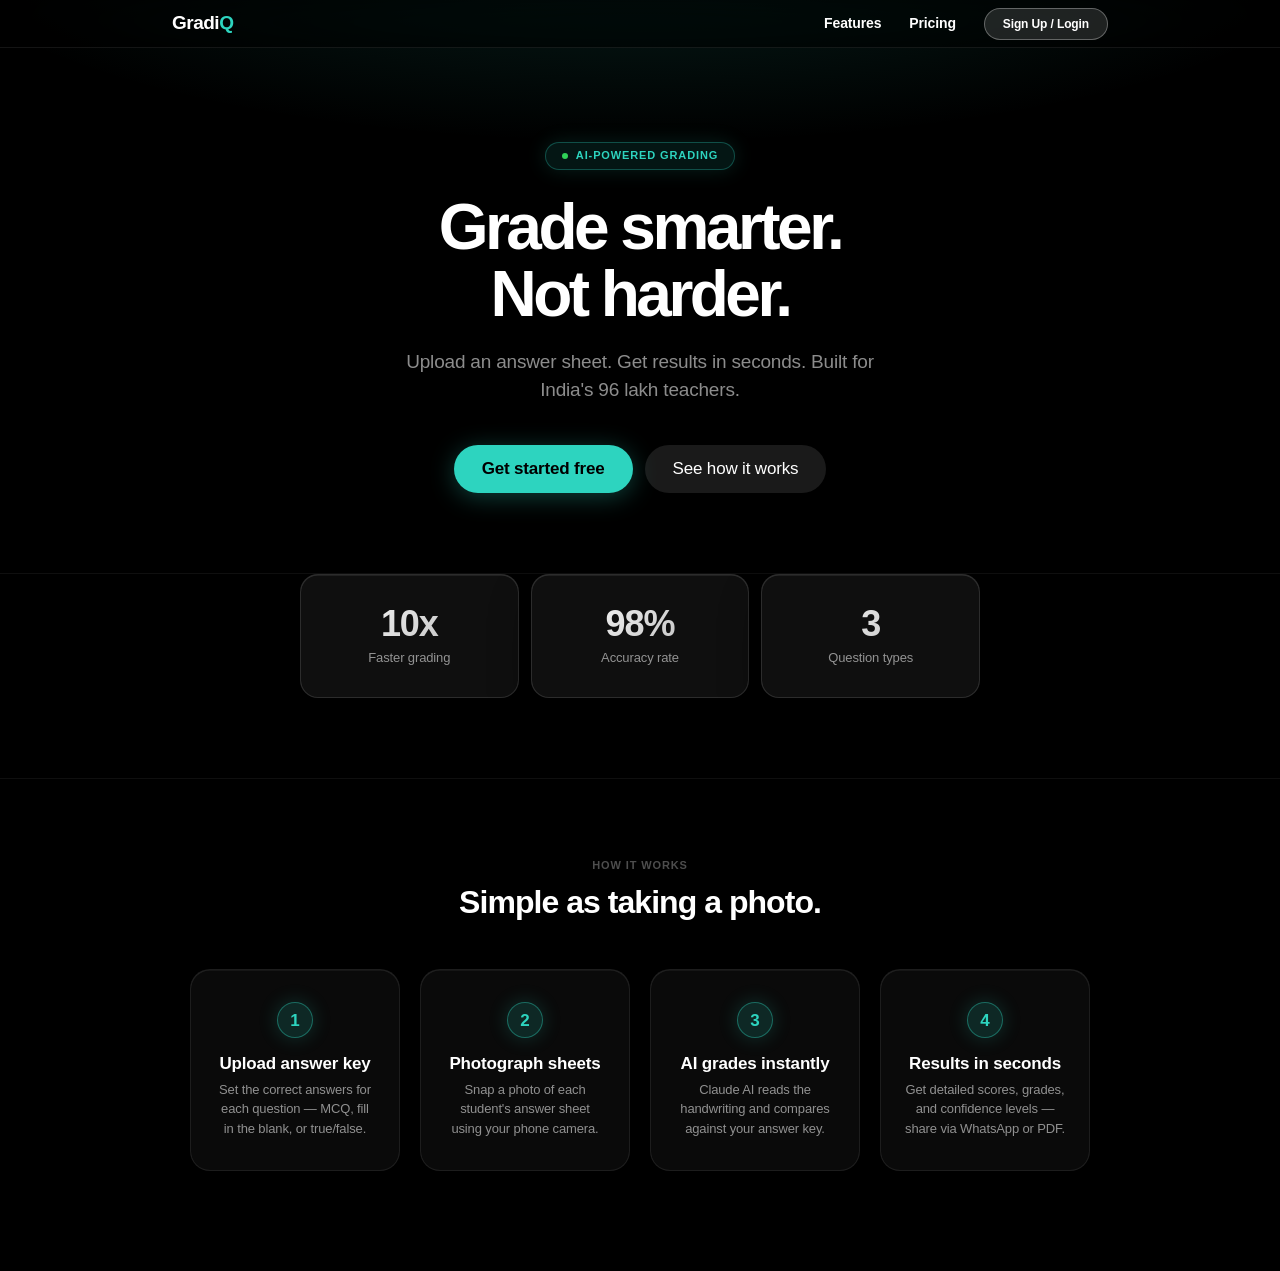
<file: static/index.html>
<!DOCTYPE html>
<html lang="en">
<head>
    <meta charset="UTF-8">
    <meta name="viewport" content="width=device-width, initial-scale=1.0">
    <title>GradiQ — Smart Test Management</title>
    <link rel="stylesheet" href="/static/style.css">
</head>
<body>
    <!-- ───── Landing Page ───── -->
    <div id="auth-screen" class="screen active">
        <nav class="landing-nav">
            <div class="landing-nav-inner">
                <a class="landing-logo">Gradi<span class="accent">Q</span></a>
                <div class="landing-nav-links">
                    <a href="#how-it-works">Features</a>
                    <a href="#how-it-works">Pricing</a>
                    <button class="nav-signin-btn" id="open-auth-btn">Sign Up / Login</button>
                </div>
            </div>
        </nav>

        <section class="hero">
            <div class="hero-inner">
                <div class="hero-eyebrow anim-fade-up anim-d1">
                    <span class="pulse-dot"></span>
                    AI-Powered Grading
                </div>
                <h1 class="hero-title anim-fade-up anim-d2">Grade smarter.<br>Not harder.</h1>
                <p class="hero-sub anim-fade-up anim-d3">Upload an answer sheet. Get results in seconds. Built for India's 96 lakh teachers.</p>
                <div class="hero-ctas anim-fade-up anim-d4">
                    <button class="btn-hero-primary" id="get-started-btn">Get started free</button>
                    <button class="btn-hero-secondary" onclick="document.getElementById('how-it-works').scrollIntoView({behavior:'smooth'})">See how it works</button>
                </div>
            </div>
        </section>

        <section class="stats-section">
            <div class="stats-grid">
                <div class="stat-card anim-fade-up anim-d5"><span class="stat-num">10x</span><span class="stat-lbl">Faster grading</span></div>
                <div class="stat-card anim-fade-up anim-d6"><span class="stat-num">98%</span><span class="stat-lbl">Accuracy rate</span></div>
                <div class="stat-card anim-fade-up anim-d7"><span class="stat-num">3</span><span class="stat-lbl">Question types</span></div>
            </div>
        </section>

        <section class="how-section" id="how-it-works">
            <span class="section-label">HOW IT WORKS</span>
            <h2 class="section-title">Simple as taking a photo.</h2>
            <div class="steps-grid">
                <div class="step-card">
                    <div class="step-num">1</div>
                    <h3 class="step-title-text">Upload answer key</h3>
                    <p class="step-desc">Set the correct answers for each question &mdash; MCQ, fill in the blank, or true/false.</p>
                </div>
                <div class="step-card">
                    <div class="step-num">2</div>
                    <h3 class="step-title-text">Photograph sheets</h3>
                    <p class="step-desc">Snap a photo of each student's answer sheet using your phone camera.</p>
                </div>
                <div class="step-card">
                    <div class="step-num">3</div>
                    <h3 class="step-title-text">AI grades instantly</h3>
                    <p class="step-desc">Claude AI reads the handwriting and compares against your answer key.</p>
                </div>
                <div class="step-card">
                    <div class="step-num">4</div>
                    <h3 class="step-title-text">Results in seconds</h3>
                    <p class="step-desc">Get detailed scores, grades, and confidence levels &mdash; share via WhatsApp or PDF.</p>
                </div>
            </div>
        </section>
    </div>

    <!-- ───── Auth Modal ───── -->
    <div id="auth-modal" class="modal-overlay hidden" autocomplete="off">
        <div class="modal-card">
            <button class="modal-close" id="close-auth-btn">&times;</button>
            <h2 class="modal-logo">Gradi<span class="accent">Q</span></h2>

            <div class="tab-bar">
                <button class="tab active" data-tab="login">Log In</button>
                <button class="tab" data-tab="register">Sign Up</button>
            </div>

            <form id="login-form" class="auth-form active">
                <div class="field">
                    <label for="login-email">Email</label>
                    <input type="email" id="login-email" required placeholder="you@school.edu" autocomplete="off" readonly onfocus="this.removeAttribute('readonly')">
                </div>
                <div class="field">
                    <label for="login-password">Password</label>
                    <input type="password" id="login-password" required placeholder="Enter password" autocomplete="new-password">
                </div>
                <button type="submit" class="btn primary full">Log In</button>
            </form>

            <form id="register-form" class="auth-form">
                <div class="field">
                    <label for="reg-name">Full Name</label>
                    <input type="text" id="reg-name" required placeholder="Jane Smith" autocomplete="off">
                </div>
                <div class="field">
                    <label for="reg-email">Email</label>
                    <input type="email" id="reg-email" required placeholder="you@school.edu" autocomplete="off" readonly onfocus="this.removeAttribute('readonly')">
                </div>
                <div class="field">
                    <label for="reg-password">Password</label>
                    <input type="password" id="reg-password" required minlength="6" placeholder="Min 6 characters" autocomplete="new-password">
                </div>
                <button type="submit" class="btn primary full">Create Account</button>
            </form>

            <p id="auth-error" class="error"></p>
        </div>
    </div>

    <!-- ───── Onboarding Screen ───── -->
    <div id="onboarding-screen" class="screen">
        <div class="onboarding-container">
            <div class="onboarding-progress">
                <span class="onboarding-step-label" id="ob-step-label">Step 1 of 3</span>
                <div class="onboarding-dots">
                    <span class="ob-dot active" id="ob-dot-1"></span>
                    <span class="ob-dot" id="ob-dot-2"></span>
                    <span class="ob-dot" id="ob-dot-3"></span>
                </div>
            </div>
            <div class="onboarding-steps" id="ob-steps">
                <div class="ob-step active" id="ob-step-1">
                    <h2 class="ob-title" id="ob-welcome">Welcome to GradiQ!</h2>
                    <p class="ob-sub">Let's get you set up.</p>
                    <div class="card ob-card">
                        <div class="field">
                            <label for="ob-institute">Institute Name</label>
                            <input type="text" id="ob-institute" required placeholder="e.g. FIITJEE Kota, Delhi Public School">
                        </div>
                        <div class="field">
                            <label for="ob-city">City</label>
                            <input type="text" id="ob-city" required placeholder="e.g. Delhi, Kota, Mumbai">
                        </div>
                        <div class="ob-row">
                            <div class="field">
                                <label for="ob-board">Board Affiliation</label>
                                <select id="ob-board">
                                    <option value="CBSE">CBSE</option>
                                    <option value="ICSE">ICSE</option>
                                    <option value="State Board">State Board</option>
                                    <option value="Other">Other</option>
                                </select>
                            </div>
                            <div class="field">
                                <label for="ob-students">Number of Students</label>
                                <select id="ob-students">
                                    <option value="Under 100">Under 100</option>
                                    <option value="100-500">100-500</option>
                                    <option value="500-1000">500-1000</option>
                                    <option value="1000+">1000+</option>
                                </select>
                            </div>
                        </div>
                        <button type="button" class="btn primary full" id="ob-next-1">Next</button>
                    </div>
                </div>
                <div class="ob-step" id="ob-step-2">
                    <h2 class="ob-title">Create your first test</h2>
                    <p class="ob-sub">Try GradiQ with a quick test.</p>
                    <div class="card ob-card">
                        <div class="field">
                            <label for="ob-test-name">Test Name</label>
                            <input type="text" id="ob-test-name" value="Sample Quiz" placeholder="e.g. Midterm Exam">
                        </div>
                        <div class="field">
                            <label for="ob-test-subject">Subject</label>
                            <input type="text" id="ob-test-subject" value="General" placeholder="e.g. Biology">
                        </div>
                        <div class="ob-row">
                            <div class="field">
                                <label for="ob-test-questions">Questions</label>
                                <input type="number" id="ob-test-questions" value="5" min="1" max="200">
                            </div>
                            <div class="field">
                                <label for="ob-test-marks">Total Marks</label>
                                <input type="number" id="ob-test-marks" value="10" min="1">
                            </div>
                        </div>
                        <button type="button" class="btn primary full" id="ob-next-2">Create &amp; Continue</button>
                        <button type="button" class="btn text full" id="ob-skip-2" style="margin-top:8px">Skip for now</button>
                    </div>
                </div>
                <div class="ob-step" id="ob-step-3">
                    <div class="ob-done-check" id="ob-check">&#10003;</div>
                    <h2 class="ob-title">You're all set!</h2>
                    <p class="ob-sub">GradiQ is ready for your first class.<br>Grade your first student in under 30 seconds.</p>
                    <button type="button" class="btn primary full" id="ob-finish" style="margin-top:32px">Go to Dashboard</button>
                </div>
            </div>
        </div>
    </div>

    <!-- ───── Settings Modal ───── -->
    <div id="settings-modal" class="modal-overlay hidden">
        <div class="modal-card">
            <button class="modal-close" id="close-settings-btn">&times;</button>
            <h2 class="modal-logo">Settings</h2>
            <div class="field">
                <label for="settings-institute">Institute Name</label>
                <input type="text" id="settings-institute" placeholder="Institute name">
            </div>
            <div class="field">
                <label for="settings-city">City</label>
                <input type="text" id="settings-city" placeholder="City">
            </div>
            <div class="field">
                <label for="settings-board">Board Affiliation</label>
                <select id="settings-board">
                    <option value="CBSE">CBSE</option>
                    <option value="ICSE">ICSE</option>
                    <option value="State Board">State Board</option>
                    <option value="Other">Other</option>
                </select>
            </div>
            <div class="settings-divider"></div>
            <h3 class="settings-section-title">WhatsApp Template</h3>
            <div class="field">
                <textarea id="settings-wa-template" rows="5" class="wa-template-input"></textarea>
            </div>
            <p class="wa-template-vars">Variables: {student_name} {score} {total} {percentage} {grade} {test_name} {institute_name}</p>
            <div class="wa-preview-card" id="wa-preview"></div>
            <div class="settings-divider"></div>
            <h3 class="settings-section-title">Refer GradiQ</h3>
            <div class="referral-box">
                <p class="referral-link-label">Your referral link:</p>
                <div class="referral-link-row">
                    <span class="referral-link" id="referral-link"></span>
                    <button class="copy-code-btn" id="copy-referral" style="font-size:11px">copy</button>
                </div>
                <p class="referral-count" id="referral-count"></p>
                <button type="button" class="btn outline small" id="share-referral-wa" style="margin-top:8px">Share on WhatsApp</button>
            </div>
            <div class="settings-divider"></div>
            <button type="button" class="btn primary full" id="save-settings-btn">Save Changes</button>
        </div>
    </div>

    <!-- ───── Weekly Report Modal ───── -->
    <div id="weekly-modal" class="modal-overlay hidden">
        <div class="modal-card weekly-modal-card">
            <button class="modal-close" id="close-weekly-btn">&times;</button>
            <h2 class="modal-logo" id="weekly-title">This Week</h2>
            <div class="weekly-grid" id="weekly-grid"></div>
            <div class="result-actions" style="margin-top:20px">
                <button class="btn primary" id="weekly-wa-btn">Share on WhatsApp</button>
                <button class="btn outline" id="close-weekly-btn2">Close</button>
            </div>
        </div>
    </div>

    <!-- ───── Invite Teacher Modal ───── -->
    <div id="invite-modal" class="modal-overlay hidden">
        <div class="modal-card" style="width:400px">
            <button class="modal-close" id="close-invite-btn">&times;</button>
            <h2 class="modal-logo">Invite Teacher</h2>
            <div class="field">
                <label for="invite-name">Teacher Name</label>
                <input type="text" id="invite-name" placeholder="Full name">
            </div>
            <div class="field">
                <label for="invite-email">Email</label>
                <input type="email" id="invite-email" placeholder="teacher@school.edu">
            </div>
            <button type="button" class="btn primary full" id="send-invite-btn">Send Invite</button>
            <div id="invite-result" class="invite-result hidden">
                <p class="invite-result-msg">Invite sent! Share this temporary password:</p>
                <div class="invite-pw-box">
                    <span id="invite-pw"></span>
                    <button class="copy-code-btn" id="copy-invite-pw" style="font-size:11px">copy</button>
                </div>
            </div>
        </div>
    </div>

    <!-- ───── Dashboard Screen ───── -->
    <div id="dashboard-screen" class="screen">
        <nav class="topbar">
            <h1 class="nav-logo">Gradi<span class="accent">Q</span></h1>
            <div class="nav-right">
                <span id="teacher-name"></span>
                <button id="weekly-report-btn" class="topbar-icon-btn" data-tooltip="Weekly Report"><svg width="18" height="18" viewBox="0 0 24 24" fill="none" stroke="currentColor" stroke-width="2" stroke-linecap="round" stroke-linejoin="round"><line x1="18" y1="20" x2="18" y2="10"/><line x1="12" y1="20" x2="12" y2="4"/><line x1="6" y1="20" x2="6" y2="14"/></svg></button>
                <button id="settings-btn" class="topbar-icon-btn" data-tooltip="Settings">&#9881;</button>
                <button id="logout-btn" class="btn outline small">Log Out</button>
            </div>
        </nav>

        <main class="container">
            <!-- Test List View -->
            <section id="test-list-view">
                <div class="dash-greeting">
                    <h2 class="greeting-text" id="greeting-text"></h2>
                    <div class="time-saved-card" id="time-saved-card">
                        <span class="time-saved-icon">&#9201;</span>
                        <span class="time-saved-text" id="time-saved-text"></span>
                    </div>
                </div>
                <div class="dash-toolbar">
                    <span class="dash-section-label">YOUR TESTS</span>
                    <button id="new-test-btn" class="btn-new-test"><span class="btn-new-test-icon">+</span> New Test</button>
                </div>
                <div id="tests-grid" class="tests-grid">
                    <p class="empty-state">No tests yet. Create your first test to get started!</p>
                </div>
                <div id="at-risk-panel" class="at-risk-panel hidden">
                    <div class="at-risk-header">
                        <span class="at-risk-icon">&#9888;</span>
                        <h3>Students Needing Attention</h3>
                    </div>
                    <div id="at-risk-list"></div>
                </div>
                <div id="my-teachers-panel" class="my-teachers-panel hidden">
                    <div class="at-risk-header">
                        <h3>My Teachers</h3>
                        <button class="btn primary small" id="invite-teacher-btn">Invite Teacher</button>
                    </div>
                    <div id="my-teachers-list"></div>
                </div>
            </section>

            <!-- Create Test View -->
            <section id="create-test-view" class="hidden">
                <button class="btn text back-btn" onclick="showView('test-list-view')">&larr; Back to Tests</button>
                <h2>Create New Test</h2>
                <form id="create-test-form" class="card form-card">
                    <div class="form-grid">
                        <div class="field">
                            <label for="test-name">Test Name</label>
                            <input type="text" id="test-name" required placeholder="e.g. Midterm Exam">
                        </div>
                        <div class="field">
                            <label for="test-subject">Subject</label>
                            <input type="text" id="test-subject" required placeholder="e.g. Biology">
                        </div>
                        <div class="field">
                            <label for="test-marks">Total Marks</label>
                            <input type="number" id="test-marks" required min="1" placeholder="100">
                        </div>
                        <div class="field">
                            <label for="test-questions">Number of Questions</label>
                            <input type="number" id="test-questions" required min="1" max="200" placeholder="25">
                        </div>
                    </div>
                    <button type="submit" class="btn primary">Create Test</button>
                </form>
            </section>

            <!-- Answer Key View -->
            <section id="answer-key-view" class="hidden">
                <button class="btn text back-btn" onclick="showView('test-list-view')">&larr; Back to Tests</button>
                <div class="section-header">
                    <div>
                        <h2 id="ak-test-name"></h2>
                        <p id="ak-test-meta" class="meta"></p>
                    </div>
                    <button id="save-key-btn" class="btn primary">Save Answer Key</button>
                </div>
                <div id="answer-key-grid" class="answer-key-grid"></div>
            </section>

            <!-- Test Detail View -->
            <section id="test-detail-view" class="hidden">
                <button class="btn text back-btn" onclick="showView('test-list-view')">&larr; Back to Tests</button>
                <div class="card detail-card">
                    <div class="detail-header">
                        <div>
                            <h2 id="detail-test-name"></h2>
                            <p id="detail-test-meta" class="meta"></p>
                        </div>
                        <div class="detail-actions">
                            <button id="grade-btn" class="btn primary small">Grade Students</button>
                            <button id="batch-grade-btn" class="btn primary small">Grade All Students</button>
                            <button id="print-results-btn" class="btn outline small">Print Results</button>
                            <button id="edit-key-btn" class="btn outline small">Edit Answer Key</button>
                            <button id="clear-results-btn" class="btn danger small">Clear All Results</button>
                            <button id="delete-test-btn" class="btn danger small">Delete</button>
                        </div>
                    </div>
                    <h3>Answer Key</h3>
                    <div id="detail-answer-key" class="answer-key-display"></div>

                    <div class="results-section">
                        <div class="results-header">
                            <h3>Student Results</h3>
                            <span id="results-count" class="results-count"></span>
                        </div>
                        <div id="results-table-wrap"></div>
                    </div>
                </div>
            </section>

            <!-- Grade Student View -->
            <section id="grade-view" class="hidden">
                <button class="btn text back-btn" id="grade-back-btn">&larr; Back to Test</button>
                <h2>Grade Student</h2>
                <p id="grade-test-info" class="meta" style="margin-bottom:1.25rem"></p>

                <form id="grade-form" class="card form-card">
                    <div class="field">
                        <label for="student-name">Student Name</label>
                        <input type="text" id="student-name" required placeholder="e.g. John Doe">
                    </div>
                    <div class="field">
                        <label>Answer Sheet Photo</label>
                        <div class="upload-area" id="upload-area">
                            <input type="file" id="answer-sheet-input" accept="image/*" required>
                            <div class="upload-placeholder" id="upload-placeholder">
                                <span class="upload-icon">&#x1f4f7;</span>
                                <span>Click or drag an image here</span>
                                <span class="upload-hint">JPEG, PNG, WebP, or GIF &middot; Max 20 MB</span>
                            </div>
                            <img id="upload-preview" class="upload-preview hidden" alt="Preview">
                        </div>
                    </div>
                    <button type="submit" id="grade-submit-btn" class="btn primary full">
                        Analyze with AI
                    </button>
                </form>

                <!-- Grading result -->
                <div id="grade-result" class="card grade-result-card hidden">
                    <h3>Grading Result</h3>
                    <div class="result-summary">
                        <div class="result-stat">
                            <span class="stat-label">Student</span>
                            <span class="stat-value" id="res-student"></span>
                        </div>
                        <div class="result-stat">
                            <span class="stat-label">Score</span>
                            <span class="stat-value" id="res-score"></span>
                        </div>
                        <div class="result-stat">
                            <span class="stat-label">Percentage</span>
                            <span class="stat-value" id="res-pct"></span>
                        </div>
                        <div class="result-stat">
                            <span class="stat-label">Grade</span>
                            <span class="stat-value grade-badge" id="res-grade"></span>
                        </div>
                    </div>
                    <h4>Answer Comparison</h4>
                    <div class="comparison-grid" id="comparison-grid"></div>
                    <div id="annotation-section" class="annotation-section hidden">
                        <button type="button" class="btn outline full annotation-toggle" id="annotation-toggle">Show Answer Sheet</button>
                        <div id="annotation-wrap" class="annotation-wrap hidden">
                            <div class="annotation-container" id="annotation-container">
                                <img id="annotation-img" class="annotation-img" alt="Answer sheet">
                            </div>
                        </div>
                    </div>
                    <div class="result-actions">
                        <button class="btn primary" id="grade-another-btn">Grade Another Student</button>
                        <button class="btn outline" id="back-to-test-btn">Back to Test</button>
                        <button class="btn outline" id="res-pdf-btn">Download PDF</button>
                        <button class="btn outline wa-share-btn" id="res-wa-btn">Share on WhatsApp</button>
                    </div>
                </div>
            </section>

            <!-- Batch Grade View -->
            <section id="batch-grade-view" class="hidden">
                <button class="btn text back-btn" id="batch-back-btn">&larr; Back to Test</button>
                <h2>Batch Grade Students</h2>
                <p id="batch-test-info" class="meta" style="margin-bottom:1.25rem"></p>

                <div id="batch-upload-step" class="card form-card">
                    <div class="field">
                        <label>Upload Answer Sheets</label>
                        <div class="upload-area" id="batch-upload-area">
                            <input type="file" id="batch-file-input" accept="image/*" multiple="multiple">
                            <div class="upload-placeholder" id="batch-upload-placeholder">
                                <span class="upload-icon">&#x1f4f7;</span>
                                <span>Click or drag multiple images here</span>
                                <span class="upload-hint">JPEG, PNG, WebP, or GIF &middot; Max 20 MB each</span>
                            </div>
                        </div>
                        <input type="file" id="batch-camera-input" accept="image/*" capture="environment" class="hidden">
                        <button type="button" id="batch-camera-btn" class="btn outline full batch-camera-btn">
                            &#x1f4f8; Use Camera
                        </button>
                    </div>
                    <div id="batch-file-list" class="batch-file-list hidden"></div>
                    <button type="button" id="batch-grade-all-btn" class="btn primary full hidden">
                        Grade All
                    </button>
                </div>

                <div id="batch-progress-step" class="card form-card hidden">
                    <h3>Grading in Progress</h3>
                    <div class="batch-progress">
                        <div class="progress-bar-wrap">
                            <div class="progress-bar" id="batch-progress-bar"></div>
                        </div>
                        <p id="batch-progress-text" class="batch-progress-text">Preparing...</p>
                    </div>
                </div>

                <div id="batch-complete-step" class="card form-card hidden">
                    <h3>Batch Grading Complete</h3>
                    <div class="batch-summary">
                        <div class="result-stat">
                            <span class="stat-label">Total</span>
                            <span class="stat-value" id="batch-total">0</span>
                        </div>
                        <div class="result-stat">
                            <span class="stat-label">Graded</span>
                            <span class="stat-value batch-success" id="batch-success">0</span>
                        </div>
                        <div class="result-stat">
                            <span class="stat-label">Failed</span>
                            <span class="stat-value batch-failed" id="batch-failed">0</span>
                        </div>
                    </div>
                    <div id="batch-failures" class="batch-failures hidden"></div>
                    <div class="result-actions" style="margin-top:1.25rem">
                        <button class="btn primary" id="batch-view-results-btn">View Results</button>
                    </div>
                </div>
            </section>

            <!-- Student Profile View -->
            <section id="student-profile-view" class="hidden">
                <button class="btn text back-btn" id="sp-back-btn">&larr; Back to Results</button>
                <div class="card sp-header-card">
                    <h2 id="sp-name"></h2>
                    <div class="sp-meta">
                        <span id="sp-code" class="child-code"></span>
                        <span id="sp-institute" class="sp-inst"></span>
                    </div>
                    <div id="sp-trend" class="sp-trend-badge"></div>
                </div>
                <div class="card sp-chart-card">
                    <h3>Performance Over Time</h3>
                    <div class="sp-chart-wrap" id="sp-chart"></div>
                </div>
                <div class="card sp-history-card">
                    <h3>Test History</h3>
                    <div class="table-scroll">
                        <table class="results-table" id="sp-history-table"></table>
                    </div>
                </div>
                <div class="card sp-notes-card">
                    <h3>Teacher Notes</h3>
                    <div id="sp-notes-list" class="sp-notes-list"></div>
                    <div class="sp-note-input">
                        <textarea id="sp-note-text" placeholder="Add a note about this student..." rows="2"></textarea>
                        <button class="btn primary small" id="sp-save-note">Save Note</button>
                    </div>
                </div>
            </section>
        </main>
    </div>

    <!-- Toast -->
    <div id="toast" class="toast"></div>

    <script src="/static/app.js"></script>
</body>
</html>
</file>
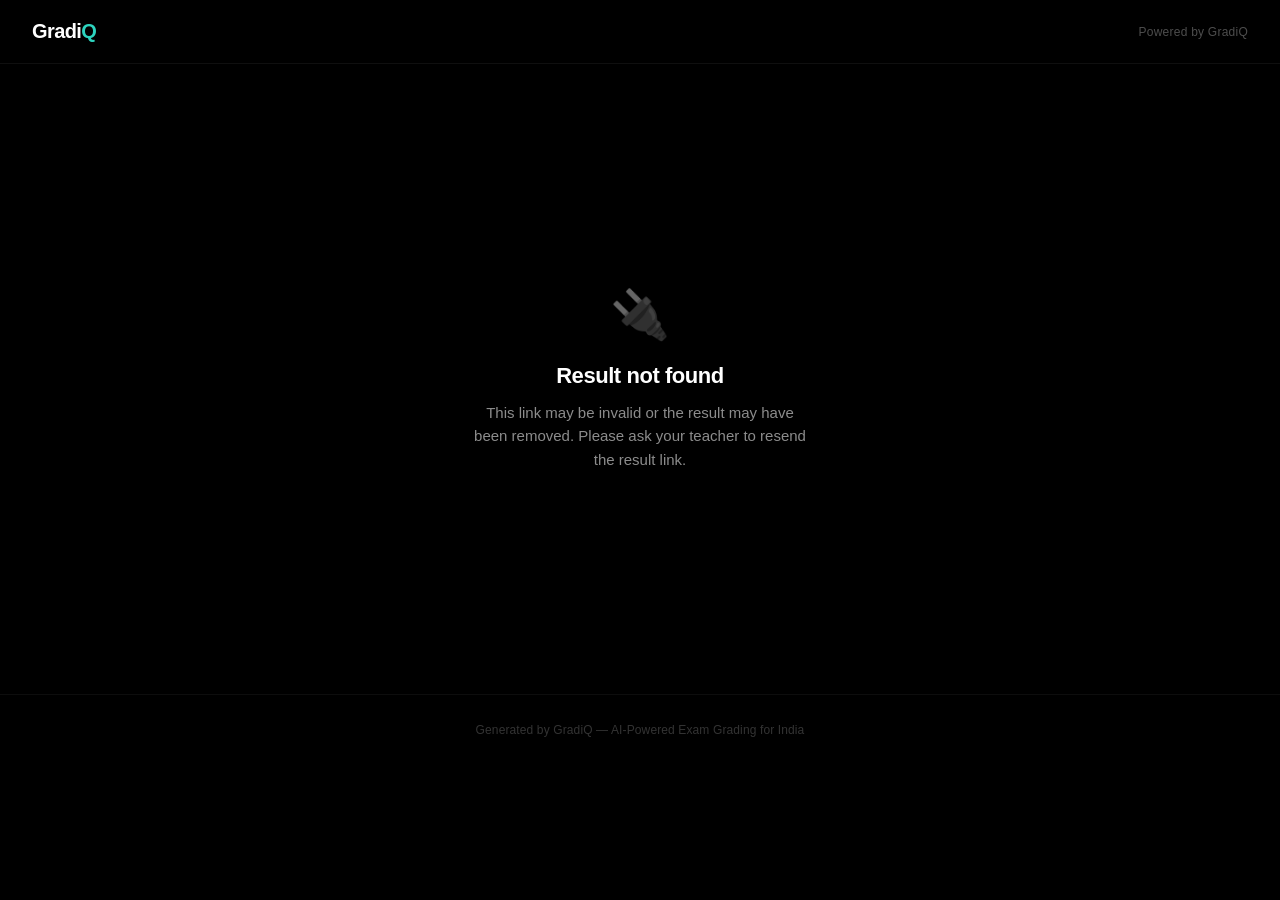
<file: static/result.html>
<!DOCTYPE html>
<html lang="en">
<head>
    <meta charset="UTF-8">
    <meta name="viewport" content="width=device-width, initial-scale=1.0">
    <title>GradiQ — Student Result</title>
    <style>
        :root {
            --bg: #000;
            --card-bg: rgba(255,255,255,0.05);
            --card-border: rgba(255,255,255,0.09);
            --text-primary: #fff;
            --text-secondary: rgba(255,255,255,0.55);
            --text-tertiary: rgba(255,255,255,0.3);
            --teal: #2dd4bf;
            --green: #30d158;
            --red: #ff453a;
            --amber: #ffd60a;
            --radius: 20px;
        }

        * { margin: 0; padding: 0; box-sizing: border-box; }
        html { scroll-behavior: smooth; }

        body {
            background: var(--bg);
            color: var(--text-primary);
            font-family: -apple-system, BlinkMacSystemFont, "SF Pro Display", "SF Pro Text", "Helvetica Neue", Arial, sans-serif;
            min-height: 100vh;
            -webkit-font-smoothing: antialiased;
            -moz-osx-font-smoothing: grayscale;
        }

        .hidden { display: none !important; }

        /* ── Header ── */
        .result-header {
            display: flex;
            align-items: center;
            justify-content: space-between;
            padding: 20px 32px;
            border-bottom: 1px solid rgba(255,255,255,0.06);
            position: sticky;
            top: 0;
            background: rgba(0,0,0,0.85);
            backdrop-filter: blur(20px) saturate(180%);
            z-index: 10;
        }
        .result-logo {
            font-size: 20px;
            font-weight: 700;
            letter-spacing: -0.03em;
            color: #fff;
        }
        .result-logo .accent { color: var(--teal); }
        .result-powered {
            font-size: 12px;
            color: var(--text-tertiary);
            letter-spacing: 0.02em;
        }

        /* ── Loading ── */
        .loading-state {
            display: flex;
            flex-direction: column;
            align-items: center;
            justify-content: center;
            min-height: 70vh;
            gap: 20px;
        }
        .loading-logo {
            font-size: 36px;
            font-weight: 700;
            letter-spacing: -0.04em;
        }
        .loading-logo .accent { color: var(--teal); }
        .loading-sub {
            color: var(--text-secondary);
            font-size: 15px;
            letter-spacing: -0.01em;
        }
        .loading-dots { display: flex; gap: 6px; }
        .loading-dots span {
            width: 7px; height: 7px;
            border-radius: 50%;
            background: var(--teal);
            animation: dotPulse 1.4s ease-in-out infinite;
        }
        .loading-dots span:nth-child(2) { animation-delay: 0.2s; }
        .loading-dots span:nth-child(3) { animation-delay: 0.4s; }
        @keyframes dotPulse {
            0%, 80%, 100% { opacity: 0.25; transform: scale(0.75); }
            40% { opacity: 1; transform: scale(1); }
        }

        /* ── Error ── */
        .error-state {
            display: flex;
            flex-direction: column;
            align-items: center;
            justify-content: center;
            min-height: 70vh;
            gap: 12px;
            text-align: center;
            padding: 32px;
        }
        .error-icon {
            font-size: 48px;
            margin-bottom: 8px;
            opacity: 0.5;
        }
        .error-state h2 {
            font-size: 22px;
            font-weight: 600;
            letter-spacing: -0.02em;
        }
        .error-state p {
            color: var(--text-secondary);
            font-size: 15px;
            max-width: 340px;
            line-height: 1.55;
        }

        /* ── Main ── */
        .result-main {
            max-width: 640px;
            margin: 0 auto;
            padding: 40px 24px 80px;
        }

        @keyframes fadeUp {
            from { opacity: 0; transform: translateY(16px); }
            to { opacity: 1; transform: translateY(0); }
        }
        .result-main > * {
            animation: fadeUp 0.5s ease both;
        }
        .result-main > *:nth-child(1) { animation-delay: 0.05s; }
        .result-main > *:nth-child(2) { animation-delay: 0.12s; }
        .result-main > *:nth-child(3) { animation-delay: 0.19s; }
        .result-main > *:nth-child(4) { animation-delay: 0.26s; }
        .result-main > *:nth-child(5) { animation-delay: 0.33s; }

        /* ── Hero card ── */
        .hero-card {
            background: var(--card-bg);
            border: 1px solid var(--card-border);
            border-radius: var(--radius);
            padding: 36px 28px 32px;
            text-align: center;
            margin-bottom: 16px;
            backdrop-filter: blur(20px) saturate(180%);
        }
        .hero-institute {
            font-size: 11px;
            font-weight: 700;
            color: var(--teal);
            text-transform: uppercase;
            letter-spacing: 0.12em;
            margin-bottom: 14px;
        }
        .hero-student {
            font-size: 38px;
            font-weight: 700;
            letter-spacing: -0.04em;
            line-height: 1.05;
            margin-bottom: 10px;
        }
        .hero-date {
            font-size: 13px;
            color: var(--text-tertiary);
            letter-spacing: -0.01em;
        }

        /* ── Stats grid ── */
        .stats-grid {
            display: grid;
            grid-template-columns: 1fr 1fr;
            gap: 12px;
            margin-bottom: 16px;
        }
        .stat-card {
            background: var(--card-bg);
            border: 1px solid var(--card-border);
            border-radius: 16px;
            padding: 20px 18px;
            backdrop-filter: blur(20px) saturate(180%);
        }
        .stat-card.full { grid-column: span 2; }
        .stat-label {
            font-size: 11px;
            font-weight: 600;
            text-transform: uppercase;
            letter-spacing: 0.09em;
            color: var(--text-secondary);
            margin-bottom: 8px;
        }
        .stat-value {
            font-size: 30px;
            font-weight: 700;
            letter-spacing: -0.04em;
            line-height: 1;
        }
        .stat-card.full .stat-value {
            font-size: 20px;
            letter-spacing: -0.02em;
        }
        .stat-sub {
            font-size: 12px;
            color: var(--text-tertiary);
            margin-top: 5px;
            letter-spacing: -0.01em;
        }

        /* Grade colours */
        .grade-aplus { color: var(--teal); }
        .grade-a     { color: var(--green); }
        .grade-b     { color: #34d399; }
        .grade-c     { color: var(--amber); }
        .grade-d     { color: #fb923c; }
        .grade-f     { color: var(--red); }

        /* ── Performance message ── */
        .perf-card {
            border-radius: var(--radius);
            padding: 24px 28px;
            text-align: center;
            margin-bottom: 16px;
            background: linear-gradient(135deg, rgba(45,212,191,0.07), rgba(45,212,191,0.02));
            border: 1px solid rgba(45,212,191,0.14);
        }
        .perf-emoji {
            font-size: 40px;
            margin-bottom: 12px;
            display: block;
        }
        .perf-message {
            font-size: 17px;
            font-weight: 600;
            line-height: 1.45;
            letter-spacing: -0.015em;
            color: var(--text-primary);
        }

        /* ── Answer breakdown ── */
        .section-card {
            background: var(--card-bg);
            border: 1px solid var(--card-border);
            border-radius: var(--radius);
            padding: 24px;
            margin-bottom: 16px;
            backdrop-filter: blur(20px) saturate(180%);
        }
        .section-title {
            font-size: 11px;
            font-weight: 700;
            text-transform: uppercase;
            letter-spacing: 0.1em;
            color: var(--text-secondary);
            margin-bottom: 16px;
        }
        .answer-grid {
            display: grid;
            grid-template-columns: repeat(auto-fill, minmax(76px, 1fr));
            gap: 8px;
        }
        .answer-item {
            border-radius: 10px;
            padding: 10px 6px;
            text-align: center;
        }
        .answer-item.correct {
            background: rgba(48,209,88,0.10);
            border: 1px solid rgba(48,209,88,0.22);
        }
        .answer-item.wrong {
            background: rgba(255,69,58,0.09);
            border: 1px solid rgba(255,69,58,0.18);
        }
        .a-q {
            font-size: 10px;
            font-weight: 700;
            opacity: 0.55;
            display: block;
            margin-bottom: 4px;
            letter-spacing: 0.04em;
        }
        .a-student {
            font-size: 15px;
            font-weight: 700;
            display: block;
            letter-spacing: -0.01em;
        }
        .answer-item.correct .a-student { color: var(--green); }
        .answer-item.wrong .a-student   { color: var(--red); }
        .a-correct {
            font-size: 11px;
            display: block;
            margin-top: 3px;
            opacity: 0.6;
            color: var(--green);
        }

        /* ── CTA card ── */
        .cta-card {
            background: var(--card-bg);
            border: 1px solid var(--card-border);
            border-radius: var(--radius);
            padding: 36px 28px;
            text-align: center;
            backdrop-filter: blur(20px) saturate(180%);
        }
        .cta-eyebrow {
            font-size: 11px;
            font-weight: 700;
            text-transform: uppercase;
            letter-spacing: 0.1em;
            color: var(--teal);
            margin-bottom: 12px;
        }
        .cta-title {
            font-size: 21px;
            font-weight: 700;
            letter-spacing: -0.025em;
            line-height: 1.25;
            margin-bottom: 10px;
        }
        .cta-sub {
            font-size: 14px;
            color: var(--text-secondary);
            line-height: 1.55;
            margin-bottom: 26px;
            max-width: 380px;
            margin-left: auto;
            margin-right: auto;
        }
        .cta-btn {
            display: inline-block;
            background: var(--teal);
            color: #000;
            font-weight: 700;
            font-size: 15px;
            padding: 14px 32px;
            border-radius: 980px;
            text-decoration: none;
            letter-spacing: -0.01em;
            transition: opacity 0.15s ease, transform 0.15s ease;
        }
        .cta-btn:hover { opacity: 0.86; transform: scale(1.02); }
        .cta-btn:active { transform: scale(0.98); }

        /* ── Footer ── */
        .result-footer {
            text-align: center;
            padding: 28px 24px;
            font-size: 12px;
            color: rgba(255,255,255,0.2);
            letter-spacing: 0.01em;
            border-top: 1px solid rgba(255,255,255,0.05);
        }

        @media (max-width: 480px) {
            .result-header { padding: 16px 20px; }
            .result-main { padding: 24px 16px 60px; }
            .hero-student { font-size: 30px; }
            .stats-grid { gap: 10px; }
            .stat-value { font-size: 26px; }
            .answer-grid { grid-template-columns: repeat(auto-fill, minmax(64px, 1fr)); gap: 6px; }
        }
    </style>
</head>
<body>

<header class="result-header">
    <div class="result-logo">Gradi<span class="accent">Q</span></div>
    <div class="result-powered">Powered by GradiQ</div>
</header>

<div id="result-loading" class="loading-state">
    <div class="loading-logo">Gradi<span class="accent">Q</span></div>
    <p class="loading-sub">Loading result...</p>
    <div class="loading-dots"><span></span><span></span><span></span></div>
</div>

<div id="result-error" class="error-state hidden">
    <div class="error-icon">&#128268;</div>
    <h2>Result not found</h2>
    <p>This link may be invalid or the result may have been removed. Please ask your teacher to resend the result link.</p>
</div>

<main id="result-main" class="result-main hidden">

    <div class="hero-card">
        <div class="hero-institute" id="r-institute"></div>
        <div class="hero-student" id="r-student"></div>
        <div class="hero-date" id="r-date"></div>
    </div>

    <div class="stats-grid">
        <div class="stat-card">
            <div class="stat-label">Score</div>
            <div class="stat-value" id="r-score"></div>
            <div class="stat-sub" id="r-score-sub"></div>
        </div>
        <div class="stat-card">
            <div class="stat-label">Percentage</div>
            <div class="stat-value" id="r-pct"></div>
        </div>
        <div class="stat-card">
            <div class="stat-label">Grade</div>
            <div class="stat-value" id="r-grade"></div>
        </div>
        <div class="stat-card">
            <div class="stat-label">Subject</div>
            <div class="stat-value" id="r-subject" style="font-size:18px;letter-spacing:-0.01em;line-height:1.2;padding-top:4px"></div>
        </div>
        <div class="stat-card full">
            <div class="stat-label">Test</div>
            <div class="stat-value" id="r-test"></div>
        </div>
    </div>

    <div class="perf-card">
        <span class="perf-emoji" id="r-perf-emoji"></span>
        <div class="perf-message" id="r-perf-msg"></div>
    </div>

    <div class="section-card">
        <div class="section-title">Answer Breakdown</div>
        <div class="answer-grid" id="r-answers"></div>
    </div>

    <div class="cta-card">
        <div class="cta-eyebrow">Track Progress Over Time</div>
        <div class="cta-title">Want to track <span id="cta-name"></span>'s progress?</div>
        <p class="cta-sub">Create a free account on GradiQ to view all results, performance trends, and teacher notes — anytime, anywhere.</p>
        <a href="https://gradiq.co.in" class="cta-btn" target="_blank" rel="noopener">Create Free Account</a>
    </div>

</main>

<footer class="result-footer">
    Generated by GradiQ &mdash; AI-Powered Exam Grading for India
</footer>

<script>
    function gradeColorClass(grade) {
        if (grade === 'A+') return 'grade-aplus';
        if (grade === 'A')  return 'grade-a';
        if (grade === 'B')  return 'grade-b';
        if (grade === 'C')  return 'grade-c';
        if (grade === 'D')  return 'grade-d';
        return 'grade-f';
    }

    function perfMessage(grade) {
        if (grade === 'A+') return ['🏆', 'Outstanding performance! A perfect result — keep it up.'];
        if (grade === 'A')  return ['⭐', 'Excellent work! A brilliant result. Aim even higher next time.'];
        if (grade === 'B')  return ['👍', 'Good effort! Solid performance. A little more focus and you\'ll reach the top.'];
        if (grade === 'C')  return ['📚', 'Good effort. There\'s room to grow — identify the weak areas and keep practising.'];
        if (grade === 'D')  return ['💪', 'Needs improvement. Don\'t give up — consistent practice will make a real difference.'];
        return ['📖', 'Needs improvement. Stay positive and keep practising. Reach out to your teacher for help.'];
    }

    function esc(str) {
        if (str == null) return '';
        const d = document.createElement('div');
        d.textContent = String(str);
        return d.innerHTML;
    }

    function formatDate(str) {
        if (!str) return '';
        try {
            const s = str.includes('T') || str.endsWith('Z') ? str : str + ' UTC';
            return new Date(s).toLocaleDateString('en-IN', { day: 'numeric', month: 'long', year: 'numeric' });
        } catch (_) { return str; }
    }

    const pathToken = (window.location.pathname.split('/result/')[1] || '').replace(/\/$/, '');

    async function loadResult() {
        if (!pathToken) { showError(); return; }
        try {
            const res = await fetch('/public/result/' + pathToken);
            if (!res.ok) throw new Error('not found');
            const data = await res.json();
            renderResult(data);
        } catch (_) {
            showError();
        }
    }

    function showError() {
        document.getElementById('result-loading').classList.add('hidden');
        document.getElementById('result-error').classList.remove('hidden');
    }

    function renderResult(data) {
        document.title = data.student_name + ' — GradiQ Result';

        document.getElementById('r-institute').textContent = data.institute_name || 'GradiQ';
        document.getElementById('r-student').textContent   = data.student_name;
        document.getElementById('r-date').textContent      = 'Graded on ' + formatDate(data.graded_at);
        document.getElementById('r-test').textContent      = data.test_name;
        document.getElementById('r-subject').textContent   = data.subject;
        document.getElementById('r-score').textContent     = data.score + ' / ' + data.total_marks;
        document.getElementById('r-score-sub').textContent = 'out of ' + data.total_marks + ' marks';
        document.getElementById('r-pct').textContent       = data.percentage + '%';

        const gradeEl = document.getElementById('r-grade');
        gradeEl.textContent = data.grade;
        gradeEl.className = 'stat-value ' + gradeColorClass(data.grade);

        const [emoji, msg] = perfMessage(data.grade);
        document.getElementById('r-perf-emoji').textContent = emoji;
        document.getElementById('r-perf-msg').textContent   = msg;

        document.getElementById('cta-name').textContent = data.student_name;

        const grid = document.getElementById('r-answers');
        grid.innerHTML = data.comparison.map(c => {
            const cls = c.is_correct ? 'correct' : 'wrong';
            const wrongLabel = !c.is_correct ? '<span class="a-correct">&#10003; ' + esc(c.correct_answer) + '</span>' : '';
            return '<div class="answer-item ' + cls + '">' +
                '<span class="a-q">Q' + c.question_number + '</span>' +
                '<span class="a-student">' + esc(c.student_answer) + '</span>' +
                wrongLabel +
                '</div>';
        }).join('');

        document.getElementById('result-loading').classList.add('hidden');
        document.getElementById('result-main').classList.remove('hidden');
    }

    loadResult();
</script>
</body>
</html>
</file>
<file: static/style.css>
/* ── Reset & Tokens ────────────────────────────────────────────── */
*, *::before, *::after { box-sizing: border-box; margin: 0; padding: 0; }

:root {
    --bg: #000000;
    --card-bg: rgba(255,255,255,0.04);
    --card-border: rgba(255,255,255,0.08);
    --text-primary: #ffffff;
    --text-secondary: rgba(255,255,255,0.55);
    --text-tertiary: rgba(255,255,255,0.30);
    --teal: #2dd4bf;
    --teal-subtle: rgba(45,212,191,0.12);
    --teal-border: rgba(45,212,191,0.25);
    --red: #ff453a;
    --green: #30d158;
    --amber: #ffd60a;
    --radius: 16px;
    --radius-sm: 10px;
    --radius-pill: 980px;
    --font: -apple-system, BlinkMacSystemFont, "SF Pro Display", "SF Pro Text", "Helvetica Neue", Arial, sans-serif;
}

html { scroll-behavior: smooth; }

::selection { background: rgba(45,212,191,0.3); }
::-webkit-scrollbar { width: 6px; }
::-webkit-scrollbar-track { background: transparent; }
::-webkit-scrollbar-thumb { background: rgba(255,255,255,0.2); border-radius: 3px; }

body {
    font-family: var(--font);
    background: var(--bg);
    color: var(--text-primary);
    min-height: 100vh;
    line-height: 1.6;
    letter-spacing: -0.01em;
    font-size: 17px;
    font-weight: 400;
    -webkit-font-smoothing: antialiased;
    -moz-osx-font-smoothing: grayscale;
    animation: fadeInBody 0.4s ease both;
}

@keyframes fadeInBody { from { opacity: 0; } to { opacity: 1; } }

a { color: var(--teal); text-decoration: none; }

h1 { font-size: 32px; font-weight: 700; letter-spacing: -0.03em; line-height: 1.15; }
h2 { font-size: 32px; font-weight: 700; letter-spacing: -0.03em; line-height: 1.15; }
h3 { font-size: 22px; font-weight: 700; letter-spacing: -0.02em; line-height: 1.15; }
h4 { font-size: 17px; font-weight: 700; letter-spacing: -0.02em; line-height: 1.15; }

/* ── Screens ──────────────────────────────────────────────────── */
.screen { display: none; }
.screen.active { display: block; }
#dashboard-screen.active { animation: dashIn 0.4s ease-out; }
@keyframes dashIn { from { opacity: 0; transform: translateY(10px); } to { opacity: 1; transform: translateY(0); } }

/* ── Onboarding ───────────────────────────────────────────────── */
#onboarding-screen {
    min-height: 100vh; display: none;
    background: var(--bg);
}
#onboarding-screen.active { display: flex; align-items: center; justify-content: center; }
.onboarding-container { width: 100%; max-width: 480px; padding: 32px 24px; }
.onboarding-progress { display: flex; align-items: center; justify-content: space-between; margin-bottom: 32px; }
.onboarding-step-label { font-size: 13px; color: var(--text-secondary); letter-spacing: -0.01em; }
.onboarding-dots { display: flex; gap: 8px; }
.ob-dot {
    width: 8px; height: 8px; border-radius: 50%;
    border: 1.5px solid rgba(255,255,255,0.2); background: transparent;
    transition: all 0.3s ease;
}
.ob-dot.active { background: var(--teal); border-color: var(--teal); }
.ob-step { display: none; animation: fadeUp 0.35s ease-out; }
.ob-step.active { display: block; }
.ob-title { font-size: 28px; font-weight: 700; letter-spacing: -0.03em; line-height: 1.15; margin-bottom: 6px; }
.ob-sub { font-size: 15px; color: var(--text-secondary); margin-bottom: 24px; letter-spacing: -0.01em; line-height: 1.5; }
.ob-card { margin-bottom: 0; }
.ob-row { display: grid; grid-template-columns: 1fr 1fr; gap: 12px; }
.ob-done-check {
    width: 64px; height: 64px; border-radius: 50%; margin: 0 auto 20px;
    background: rgba(48,209,88,0.12); border: 2px solid var(--green);
    display: flex; align-items: center; justify-content: center;
    font-size: 28px; color: var(--green); font-weight: 700;
    transform: scale(0); opacity: 0;
}
.ob-check-anim { animation: gradeSpring 0.5s cubic-bezier(0.34, 1.56, 0.64, 1) forwards; }
#ob-step-3 { text-align: center; }

/* ── Topbar Icon Buttons ───────────────────────────────────────── */
.topbar-icon-btn {
    position: relative;
    background: none; border: none; color: #ffffff;
    font-size: 20px; cursor: pointer; padding: 6px; line-height: 1;
    border-radius: 8px; transition: background 0.2s;
    display: inline-flex; align-items: center; justify-content: center;
}
.topbar-icon-btn:hover { background: rgba(255,255,255,0.1); }
.topbar-icon-btn[data-tooltip]::after {
    content: attr(data-tooltip);
    position: absolute; top: 100%; left: 50%; transform: translateX(-50%);
    margin-top: 6px; padding: 4px 8px;
    background: rgba(30,30,30,0.95); border: 0.5px solid rgba(255,255,255,0.12);
    border-radius: 6px; color: #fff; font-size: 11px; font-weight: 400;
    white-space: nowrap; pointer-events: none;
    opacity: 0; transition: opacity 0.15s;
    font-family: var(--font); letter-spacing: -0.01em;
}
.topbar-icon-btn[data-tooltip]:hover::after { opacity: 1; }

/* ── Landing Nav ──────────────────────────────────────────────── */
.landing-nav {
    position: fixed; top: 0; left: 0; right: 0; z-index: 100;
    height: 48px;
    background: rgba(0,0,0,0.72);
    backdrop-filter: blur(20px) saturate(180%);
    -webkit-backdrop-filter: blur(20px) saturate(180%);
    border-bottom: 0.5px solid var(--card-border);
}
.landing-nav-inner {
    max-width: 980px; margin: 0 auto; padding: 0 22px;
    height: 100%; display: flex; align-items: center; justify-content: space-between;
}
.landing-logo {
    font-size: 19px; font-weight: 700; letter-spacing: -0.5px; color: var(--text-primary); cursor: default;
}
.landing-nav-links { display: flex; align-items: center; gap: 28px; }
.landing-nav-links a {
    font-size: 14px; font-weight: 700; color: var(--text-primary); text-decoration: none;
    letter-spacing: -0.01em; transition: opacity 0.2s;
}
.landing-nav-links a:hover { opacity: 0.7; }
.nav-signin-btn {
    font-family: var(--font); font-size: 12px; font-weight: 700; letter-spacing: -0.01em;
    background: rgba(255,255,255,0.12); color: var(--text-primary);
    border: 0.5px solid rgba(255,255,255,0.3);
    padding: 8px 18px; border-radius: var(--radius-pill); cursor: pointer;
    transition: background 0.2s;
}
.nav-signin-btn:hover { background: rgba(255,255,255,0.22); }

/* ── Hero ─────────────────────────────────────────────────────── */
.hero {
    padding: 140px 24px 80px; text-align: center; position: relative;
    border-bottom: 0.5px solid rgba(255,255,255,0.06);
}
.hero::before {
    content: ''; position: absolute; inset: 0; pointer-events: none;
    background: radial-gradient(ellipse 80% 50% at 50% -10%, rgba(45,212,191,0.15) 0%, transparent 70%);
}
.hero-inner { max-width: 680px; margin: 0 auto; position: relative; }
.hero-eyebrow {
    display: inline-flex; align-items: center; gap: 8px;
    background: rgba(45,212,191,0.1); border: 0.5px solid rgba(45,212,191,0.3);
    border-radius: var(--radius-pill); padding: 6px 16px;
    font-size: 11px; font-weight: 700; text-transform: uppercase; letter-spacing: 0.08em;
    color: var(--teal); margin-bottom: 24px; line-height: 1.2;
    backdrop-filter: blur(10px); -webkit-backdrop-filter: blur(10px);
    box-shadow: 0 0 20px rgba(45,212,191,0.15);
}
.pulse-dot {
    width: 6px; height: 6px; border-radius: 50%; background: var(--green);
    animation: pulse 2s ease-in-out infinite;
}
@keyframes pulse { 0%, 100% { opacity: 1; transform: scale(1); } 50% { opacity: 0.5; transform: scale(1.4); } }

.hero-title {
    font-size: clamp(40px, 6vw, 64px); font-weight: 700;
    letter-spacing: -0.055em; line-height: 1.05; color: var(--text-primary);
    margin-bottom: 20px;
}
.hero-sub {
    font-size: 19px; color: var(--text-secondary); max-width: 500px; margin: 0 auto;
    line-height: 1.5; letter-spacing: -0.01em;
}
.hero-ctas { display: flex; justify-content: center; gap: 12px; margin-top: 40px; flex-wrap: wrap; }
.btn-hero-primary {
    font-family: var(--font); background: var(--teal); color: #000; border: none;
    border-radius: var(--radius-pill); padding: 14px 28px;
    font-size: 17px; font-weight: 700; letter-spacing: -0.01em; cursor: pointer;
    transition: filter 0.2s, transform 0.2s, box-shadow 0.2s;
    box-shadow: 0 4px 24px rgba(45,212,191,0.3);
}
.btn-hero-primary:hover { filter: brightness(1.1); transform: scale(1.02); }
.btn-hero-primary:active { transform: scale(0.97); }
.btn-hero-secondary {
    font-family: var(--font); background: rgba(255,255,255,0.1); color: var(--text-primary); border: none;
    border-radius: var(--radius-pill); padding: 14px 28px;
    font-size: 17px; font-weight: 400; letter-spacing: -0.01em; cursor: pointer;
    transition: background 0.2s, transform 0.2s;
}
.btn-hero-secondary:hover { background: rgba(255,255,255,0.18); }
.btn-hero-secondary:active { transform: scale(0.97); }

/* ── Hero Animations ──────────────────────────────────────────── */
@keyframes fadeUp { from { opacity: 0; transform: translateY(30px); } to { opacity: 1; transform: translateY(0); } }
.anim-fade-up { opacity: 0; animation: fadeUp 0.8s ease-out forwards; }
.anim-d1 { animation-delay: 0.1s; } .anim-d2 { animation-delay: 0.2s; }
.anim-d3 { animation-delay: 0.35s; } .anim-d4 { animation-delay: 0.45s; }
.anim-d5 { animation-delay: 0.55s; } .anim-d6 { animation-delay: 0.65s; }
.anim-d7 { animation-delay: 0.75s; }

/* ── Stats ────────────────────────────────────────────────────── */
.stats-section { padding: 0 24px 80px; border-bottom: 0.5px solid rgba(255,255,255,0.06); }
.stats-grid {
    max-width: 680px; margin: 0 auto;
    display: grid; grid-template-columns: repeat(3, 1fr); gap: 12px;
}
.stat-card {
    background: rgba(255,255,255,0.06); border: 0.5px solid rgba(255,255,255,0.12);
    border-radius: 18px; padding: 28px 24px; text-align: center;
    backdrop-filter: blur(20px) saturate(180%); -webkit-backdrop-filter: blur(20px) saturate(180%);
    box-shadow: inset 0 0.5px 0 rgba(255,255,255,0.15), 0 20px 40px rgba(0,0,0,0.4);
    transition: background 0.3s ease, border-color 0.3s ease, transform 0.3s ease;
}
.stat-card:hover { background: rgba(255,255,255,0.09); border-color: rgba(255,255,255,0.2); transform: translateY(-4px); }
.stat-num {
    display: block; font-size: 36px; font-weight: 700; letter-spacing: -0.03em; line-height: 1.15;
    background: linear-gradient(135deg, #ffffff 0%, rgba(255,255,255,0.7) 100%);
    -webkit-background-clip: text; -webkit-text-fill-color: transparent;
    background-clip: text;
}
.stat-lbl { display: block; font-size: 13px; color: var(--text-secondary); margin-top: 4px; letter-spacing: -0.01em; }

/* ── How It Works ─────────────────────────────────────────────── */
.how-section { padding: 80px 24px 100px; text-align: center; }
.section-label {
    display: block; font-size: 11px; font-weight: 700; text-transform: uppercase;
    letter-spacing: 0.08em; color: var(--text-tertiary); margin-bottom: 12px; line-height: 1.2;
}
.section-title {
    font-size: 32px; font-weight: 700; letter-spacing: -0.03em; line-height: 1.15;
    color: var(--text-primary); margin-bottom: 48px;
}
.steps-grid {
    max-width: 900px; margin: 0 auto;
    display: grid; grid-template-columns: repeat(4, 1fr); gap: 20px; text-align: center;
}
.step-card {
    background: rgba(255,255,255,0.04); border: 0.5px solid rgba(255,255,255,0.08);
    border-radius: 20px; padding: 32px 24px;
    backdrop-filter: blur(10px); -webkit-backdrop-filter: blur(10px);
    box-shadow: inset 0 0.5px 0 rgba(255,255,255,0.1);
    transition: border-color 0.3s ease, transform 0.3s ease;
}
.step-card:hover { border-color: rgba(45,212,191,0.3); transform: translateY(-3px); }
.step-num {
    width: 36px; height: 36px; border-radius: 50%; margin: 0 auto;
    background: rgba(45,212,191,0.15); border: 0.5px solid rgba(45,212,191,0.4);
    display: flex; align-items: center; justify-content: center;
    font-size: 17px; font-weight: 700; color: var(--teal);
    box-shadow: 0 0 20px rgba(45,212,191,0.2);
}
.step-title-text { font-size: 17px; font-weight: 700; color: var(--text-primary); margin-top: 16px; letter-spacing: -0.01em; }
.step-desc { font-size: 13px; color: var(--text-secondary); margin-top: 6px; line-height: 1.5; letter-spacing: -0.01em; }

/* ── Auth Modal ───────────────────────────────────────────────── */
.modal-overlay {
    position: fixed; inset: 0; z-index: 200;
    background: rgba(0,0,0,0.6);
    backdrop-filter: blur(20px); -webkit-backdrop-filter: blur(20px);
    display: flex; align-items: center; justify-content: center;
    animation: fadeIn 0.2s ease;
}
@keyframes fadeIn { from { opacity: 0; } to { opacity: 1; } }
.modal-card {
    background: rgba(28,28,30,0.92); border: 0.5px solid rgba(255,255,255,0.15);
    border-radius: 20px; padding: 40px; width: 400px; max-width: 90vw;
    position: relative;
    backdrop-filter: blur(40px) saturate(200%); -webkit-backdrop-filter: blur(40px) saturate(200%);
    box-shadow: 0 40px 80px rgba(0,0,0,0.6), inset 0 0.5px 0 rgba(255,255,255,0.15);
    animation: modalIn 0.3s cubic-bezier(0.34, 1.56, 0.64, 1);
}
@keyframes modalIn { from { opacity: 0; transform: scale(0.95); } to { opacity: 1; transform: scale(1); } }
.modal-close {
    position: absolute; top: 16px; right: 20px;
    background: none; border: none; color: var(--text-tertiary);
    font-size: 24px; cursor: pointer; line-height: 1;
    transition: color 0.2s;
}
.modal-close:hover { color: var(--text-primary); }
.modal-logo {
    text-align: center; font-size: 22px; font-weight: 700;
    letter-spacing: -0.02em; margin-bottom: 24px;
}
#auth-modal .field input {
    background: rgba(255,255,255,0.06); color: var(--text-primary);
    border: 0.5px solid rgba(255,255,255,0.1); transition: all 0.2s ease;
}
#auth-modal .field input::placeholder { color: rgba(255,255,255,0.3); }
#auth-modal .field input:focus {
    border-color: rgba(45,212,191,0.6);
    box-shadow: 0 0 0 3px rgba(45,212,191,0.12);
    background: rgba(255,255,255,0.08);
}

/* ── Tabs (shared modal + legacy) ─────────────────────────────── */
.tab-bar {
    display: flex; background: rgba(255,255,255,0.06);
    border-radius: var(--radius-sm); padding: 3px; margin-bottom: 24px;
}
.tab {
    flex: 1; padding: 8px; border: none; background: none;
    color: var(--text-secondary); font-family: var(--font);
    font-size: 14px; font-weight: 700; cursor: pointer;
    border-radius: 8px; transition: all 0.2s; letter-spacing: -0.01em;
}
.tab.active { background: var(--teal); color: #000; }

.auth-form { display: none; }
.auth-form.active { display: block; }

/* ── Fields & Inputs ──────────────────────────────────────────── */
.field { margin-bottom: 16px; }
.field label {
    display: block; font-size: 13px; font-weight: 700; color: var(--text-secondary);
    margin-bottom: 6px; letter-spacing: -0.01em;
}
.field input, .field select, .ak-fill-input, .batch-name-input, .score-input {
    width: 100%; padding: 14px 16px;
    background: rgba(255,255,255,0.06); border: 0.5px solid rgba(255,255,255,0.1);
    border-radius: var(--radius-sm); color: var(--text-primary);
    font-family: var(--font); font-size: 17px; font-weight: 400; letter-spacing: -0.01em;
    transition: border-color 0.2s, box-shadow 0.2s; outline: none;
}
.field input:focus, .field select:focus, .ak-fill-input:focus, .batch-name-input:focus, .score-input:focus {
    border-color: rgba(45,212,191,0.6);
    box-shadow: 0 0 0 3px rgba(45,212,191,0.2);
}
.field input::placeholder, .ak-fill-input::placeholder, .batch-name-input::placeholder { color: var(--text-tertiary); }

.error {
    color: var(--red); font-size: 13px; margin-top: 12px; text-align: center;
    min-height: 1.2em; letter-spacing: -0.01em;
}

/* ── Buttons ──────────────────────────────────────────────────── */
.btn {
    display: inline-flex; align-items: center; justify-content: center; gap: 6px;
    padding: 12px 24px; border: none;
    border-radius: var(--radius-pill); font-family: var(--font);
    font-size: 17px; font-weight: 700; letter-spacing: -0.01em;
    cursor: pointer; transition: all 0.2s ease;
}
.btn:active { transform: scale(0.97); }
.btn.primary { background: var(--teal); color: #000; }
.btn.primary:hover { filter: brightness(1.08); transform: scale(1.02); }
.btn.outline {
    background: none; border: 0.5px solid var(--card-border); color: var(--text-secondary);
}
.btn.outline:hover { border-color: rgba(255,255,255,0.2); color: var(--text-primary); }
.btn.danger { background: rgba(255,69,58,0.12); color: var(--red); border: 0.5px solid rgba(255,69,58,0.2); }
.btn.danger:hover { background: rgba(255,69,58,0.2); }
.btn.text { background: none; color: var(--teal); padding: 8px 0; font-weight: 400; }
.btn.text:hover { color: var(--text-primary); }
.btn.full { width: 100%; }
.btn.small { padding: 8px 16px; font-size: 13px; }
.btn.loading { pointer-events: none; opacity: 0.5; }

/* ── Topbar ───────────────────────────────────────────────────── */
.topbar {
    display: flex; align-items: center; justify-content: space-between;
    padding: 0 24px; height: 48px;
    background: rgba(0,0,0,0.72);
    backdrop-filter: blur(20px) saturate(180%); -webkit-backdrop-filter: blur(20px) saturate(180%);
    border-bottom: 0.5px solid var(--card-border);
    position: sticky; top: 0; z-index: 50;
}
.nav-logo { font-size: 19px; font-weight: 700; letter-spacing: -0.5px; }
.nav-right { display: flex; align-items: center; gap: 16px; }
#teacher-name { font-size: 14px; letter-spacing: -0.01em; }
.teacher-name-main { font-weight: 700; color: var(--text-primary); }
.teacher-name-inst { font-weight: 700; font-size: 14px; color: var(--text-primary); margin-left: 2px; }
#logout-btn {
    background: rgba(255,255,255,0.08) !important; border: 0.5px solid rgba(255,255,255,0.15) !important;
    color: var(--text-primary) !important; border-radius: var(--radius-pill) !important;
    padding: 6px 16px !important; font-size: 13px !important; font-weight: 700 !important;
}
#logout-btn:hover { background: rgba(255,255,255,0.15) !important; }

/* ── Container & Cards ────────────────────────────────────────── */
.container { max-width: 960px; margin: 0 auto; padding: 32px 24px; }

.card {
    background: var(--card-bg); border: 0.5px solid var(--card-border);
    border-radius: var(--radius); padding: 24px;
    transition: border-color 0.25s;
}

.section-header {
    display: flex; justify-content: space-between; align-items: center; margin-bottom: 24px;
}

/* ── Dashboard Greeting ───────────────────────────────────────── */
.dash-greeting { margin-bottom: 24px; }
.greeting-text { font-size: 28px; font-weight: 700; letter-spacing: -0.03em; line-height: 1.15; color: var(--text-primary); }
.time-saved-card {
    display: inline-flex; align-items: center; gap: 10px; margin-top: 14px;
    background: rgba(45,212,191,0.08); border: 0.5px solid var(--card-border);
    border-left: 2px solid var(--teal); border-radius: var(--radius-sm);
    padding: 12px 20px; font-size: 15px; font-weight: 700; color: var(--text-primary); letter-spacing: -0.01em;
}
.time-saved-icon { font-size: 18px; }
.dash-toolbar {
    display: flex; justify-content: space-between; align-items: center; margin-bottom: 20px;
}
.dash-section-label {
    font-size: 11px; font-weight: 700; text-transform: uppercase;
    letter-spacing: 0.08em; color: var(--text-tertiary); line-height: 1.2;
}
.btn-new-test {
    display: inline-flex; align-items: center; justify-content: center; gap: 8px;
    background: var(--teal); color: #000; border: none; border-radius: var(--radius-pill);
    padding: 10px 22px; font-family: var(--font); font-size: 15px; font-weight: 700;
    letter-spacing: -0.01em; cursor: pointer;
    transition: filter 0.2s, transform 0.2s;
    animation: btnPulse 0.6s ease 1s 1;
}
.btn-new-test:hover { filter: brightness(1.08); transform: scale(1.01); }
.btn-new-test:active { transform: scale(0.97); }
.btn-new-test-icon {
    display: flex; align-items: center; justify-content: center;
    width: 20px; height: 20px; border-radius: 50%;
    background: rgba(0,0,0,0.15); font-size: 14px; font-weight: 700; line-height: 1;
}
@keyframes btnPulse {
    0% { box-shadow: 0 0 0 0 rgba(45,212,191,0.4); }
    70% { box-shadow: 0 0 0 10px rgba(45,212,191,0); }
    100% { box-shadow: 0 0 0 0 rgba(45,212,191,0); }
}

/* ── Tests Grid ───────────────────────────────────────────────── */
.tests-grid {
    display: grid; grid-template-columns: repeat(auto-fill, minmax(280px, 1fr)); gap: 14px;
}
@keyframes cardIn { from { opacity: 0; transform: translateY(16px); } to { opacity: 1; transform: translateY(0); } }
.test-card {
    background: rgba(255,255,255,0.04); border: 0.5px solid rgba(255,255,255,0.08);
    border-radius: 20px; padding: 20px; cursor: pointer;
    transition: all 0.3s ease;
    animation: cardIn 0.4s ease-out both;
}
.test-card:hover {
    border-color: rgba(255,255,255,0.15); transform: translateY(-4px);
    box-shadow: 0 20px 40px rgba(0,0,0,0.4);
}
.tc-top { display: flex; justify-content: space-between; align-items: center; margin-bottom: 8px; }
.tc-date { font-size: 11px; color: rgba(255,255,255,0.6); letter-spacing: -0.01em; }
.test-card h3 { font-size: 17px; font-weight: 700; letter-spacing: -0.02em; margin-bottom: 4px; }
.test-card .subject-badge {
    display: inline-block; background: var(--teal-subtle); color: var(--teal);
    padding: 3px 10px; border-radius: var(--radius-pill);
    font-size: 11px; font-weight: 700; letter-spacing: 0.02em;
}
.test-card .card-stats {
    display: flex; gap: 16px; font-size: 13px; color: rgba(255,255,255,0.8); letter-spacing: -0.01em;
}
.tc-progress { margin-top: 14px; }
.tc-progress-header { display: flex; justify-content: space-between; align-items: center; margin-bottom: 6px; }
.tc-progress-label { font-size: 11px; color: rgba(255,255,255,0.8); letter-spacing: -0.01em; }
.tc-progress-pct { font-size: 13px; font-weight: 700; color: var(--text-primary); letter-spacing: -0.01em; }
.tc-bar-bg { width: 100%; height: 3px; background: rgba(255,255,255,0.06); border-radius: 2px; overflow: hidden; }
.tc-bar-fill {
    height: 100%; border-radius: 2px;
    background: linear-gradient(90deg, var(--teal), rgba(45,212,191,0.6));
    transition: width 0.6s ease;
}
.tc-bottom {
    display: flex; justify-content: space-between; align-items: center;
    margin-top: 14px; padding-top: 12px; border-top: 0.5px solid var(--card-border);
}
.tc-avatars { display: flex; align-items: center; gap: 0; }
.avatar-circle {
    display: inline-flex; align-items: center; justify-content: center;
    width: 26px; height: 26px; border-radius: 50%;
    background: var(--teal-subtle); border: 1.5px solid var(--bg);
    color: var(--teal); font-size: 9px; font-weight: 700; letter-spacing: 0.02em;
    margin-right: -6px;
}
.avatar-extra {
    display: inline-flex; align-items: center; justify-content: center;
    width: 26px; height: 26px; border-radius: 50%;
    background: rgba(255,255,255,0.06); border: 1.5px solid var(--bg);
    color: var(--text-tertiary); font-size: 9px; font-weight: 700;
    margin-left: 2px;
}
.tc-grade-btn {
    font-size: 13px; font-weight: 700; color: var(--teal); letter-spacing: -0.01em;
    transition: opacity 0.2s;
}
.test-card:hover .tc-grade-btn { opacity: 0.7; }
.key-status {
    font-size: 13px; margin-top: 14px; padding-top: 12px;
    border-top: 0.5px solid var(--card-border);
}
.key-status.complete { color: var(--teal); }
.key-status.pending { color: rgba(255,255,255,0.5); }

/* ── Empty State ──────────────────────────────────────────────── */
.empty-state {
    grid-column: 1 / -1; text-align: center; color: var(--text-tertiary);
    padding: 60px 16px; font-size: 17px; letter-spacing: -0.01em;
}
.empty-state-card {
    grid-column: 1 / -1; text-align: center; padding: 60px 24px;
    background: var(--card-bg); border: 0.5px solid var(--card-border);
    border-radius: 20px;
}
.empty-state-shapes { margin: 0 auto 28px; width: 80px; }
.empty-circle {
    width: 48px; height: 48px; border-radius: 50%; margin: 0 auto 12px;
    border: 2px solid rgba(255,255,255,0.08);
    background: rgba(45,212,191,0.06);
}
.empty-lines { display: flex; flex-direction: column; gap: 6px; align-items: center; }
.empty-lines span {
    display: block; height: 3px; border-radius: 2px; background: rgba(255,255,255,0.06);
}
.empty-lines span:nth-child(1) { width: 60px; }
.empty-lines span:nth-child(2) { width: 44px; }
.empty-lines span:nth-child(3) { width: 32px; }
.empty-title { font-size: 17px; font-weight: 700; color: var(--text-primary); letter-spacing: -0.02em; margin-bottom: 6px; }
.empty-sub { font-size: 13px; color: var(--text-tertiary); margin-bottom: 24px; letter-spacing: -0.01em; }

/* ── Form Card ────────────────────────────────────────────────── */
.form-card { margin-top: 16px; }
.form-grid { display: grid; grid-template-columns: 1fr 1fr; gap: 16px; margin-bottom: 24px; }

/* ── Answer Key Grid ──────────────────────────────────────────── */
.answer-key-grid {
    display: grid; grid-template-columns: repeat(auto-fill, minmax(280px, 1fr));
    gap: 10px; margin-top: 16px;
}
.ak-item {
    background: var(--card-bg); border: 0.5px solid var(--card-border);
    border-radius: var(--radius-sm); padding: 10px 12px;
    display: flex; align-items: center; gap: 8px;
}
.ak-item .q-num {
    font-size: 13px; font-weight: 700; color: var(--text-tertiary);
    min-width: 28px; flex-shrink: 0;
}
.ak-item select, .type-select {
    padding: 8px 10px; border: 0.5px solid rgba(255,255,255,0.1);
    border-radius: 8px; background: rgba(255,255,255,0.06); color: var(--text-primary);
    font-family: var(--font); font-size: 14px; font-weight: 400; cursor: pointer;
    outline: none; transition: border-color 0.2s;
}
.ak-item select:focus, .type-select:focus { border-color: rgba(45,212,191,0.6); }
.type-select { flex-shrink: 0; width: auto; }
.ak-answer { flex: 1; min-width: 0; }
.ak-answer select.ak-val { width: 100%; }
.ak-fill-input { padding: 8px 10px !important; font-size: 14px !important; border-radius: 8px !important; }
.tf-buttons { display: flex; gap: 6px; }
.tf-btn {
    flex: 1; padding: 8px 10px; border: 0.5px solid rgba(255,255,255,0.1);
    border-radius: 8px; background: rgba(255,255,255,0.06); color: var(--text-tertiary);
    font-family: var(--font); font-size: 14px; font-weight: 700; cursor: pointer;
    transition: all 0.2s;
}
.tf-btn:hover { border-color: rgba(255,255,255,0.2); color: var(--text-primary); }
.tf-btn.active { background: var(--teal-subtle); border-color: var(--teal-border); color: var(--teal); }

/* ── Type Badges ──────────────────────────────────────────────── */
.type-badge {
    display: inline-block; font-size: 9px; font-weight: 700;
    text-transform: uppercase; letter-spacing: 0.08em;
    padding: 2px 5px; border-radius: 4px; line-height: 1.2; flex-shrink: 0;
}
.type-badge.type-fill { background: rgba(255,214,10,0.12); color: var(--amber); }
.type-badge.type-tf { background: rgba(139,92,246,0.12); color: #a78bfa; }
.cmp-type { font-size: 10px; font-weight: 700; color: var(--text-tertiary); flex-shrink: 0; }

/* ── Detail View ──────────────────────────────────────────────── */
.detail-card { margin-top: 16px; }
.detail-header {
    display: flex; justify-content: space-between; align-items: flex-start;
    margin-bottom: 24px; padding-bottom: 16px; border-bottom: 0.5px solid var(--card-border);
}
.detail-actions { display: flex; gap: 8px; flex-wrap: wrap; }
.meta { color: var(--text-secondary); font-size: 13px; margin-top: 4px; letter-spacing: -0.01em; }

/* ── Answer Key Display ───────────────────────────────────────── */
.answer-key-display { display: flex; flex-wrap: wrap; gap: 8px; margin-top: 12px; }
.ak-pill {
    display: inline-flex; align-items: center; gap: 6px;
    border-radius: 8px; padding: 6px 12px;
    font-size: 13px; line-height: 1.3; letter-spacing: -0.01em;
}
.ak-pill .q { color: inherit; font-weight: 400; white-space: nowrap; opacity: 0.6; }
.ak-pill .a { font-weight: 700; word-break: break-word; }
.ak-pill-mcq { background: rgba(249,115,22,0.1); border: 0.5px solid rgba(249,115,22,0.2); }
.ak-pill-mcq .a { color: #F97316; }
.ak-pill-mcq .q { color: rgba(249,115,22,0.7); }
.ak-pill-fill { background: rgba(255,214,10,0.08); border: 0.5px solid rgba(255,214,10,0.2); }
.ak-pill-fill .a { color: var(--amber); }
.ak-pill-fill .q { color: rgba(255,214,10,0.6); }
.ak-pill-tf { background: rgba(139,92,246,0.08); border: 0.5px solid rgba(139,92,246,0.2); }
.ak-pill-tf .a { color: #a78bfa; }
.ak-pill-tf .q { color: rgba(167,139,250,0.6); }
.no-key-msg { color: var(--text-tertiary); font-size: 14px; padding: 24px 0; }

/* ── Grading View ─────────────────────────────────────────────── */
#grade-view .back-btn { color: var(--teal); font-weight: 700; }
#grade-view h2 { letter-spacing: -0.03em; }
#grade-view .meta { color: rgba(255,255,255,0.6); }

/* ── Upload Area ──────────────────────────────────────────────── */
.upload-area {
    position: relative; border: 1.5px dashed rgba(45,212,191,0.3);
    border-radius: var(--radius); padding: 40px; text-align: center;
    cursor: pointer; transition: border-color 0.2s, background 0.2s;
    background: rgba(45,212,191,0.02);
}
.upload-area:hover, .upload-area.dragover { border-color: var(--teal); background: rgba(45,212,191,0.04); }
.upload-area input[type="file"] { position: absolute; inset: 0; opacity: 0; cursor: pointer; }
.upload-placeholder {
    display: flex; flex-direction: column; align-items: center; gap: 8px;
    color: var(--text-secondary); font-size: 14px; letter-spacing: -0.01em;
}
.upload-icon { font-size: 36px; }
.upload-hint { font-size: 11px; color: var(--text-tertiary); }
.upload-preview { max-width: 100%; max-height: 240px; border-radius: var(--radius-sm); object-fit: contain; }

/* ── Loading State ────────────────────────────────────────────── */
.grade-loading-overlay {
    display: flex; flex-direction: column; align-items: center; justify-content: center;
    padding: 60px 20px; text-align: center;
}
.grade-loading-logo {
    font-size: 28px; font-weight: 700; letter-spacing: -0.03em; color: var(--text-primary);
    animation: loadingPulse 1.5s ease-in-out infinite;
}
.grade-loading-msg {
    font-size: 15px; color: var(--text-secondary); margin-top: 16px; letter-spacing: -0.01em;
    min-height: 1.4em;
}
@keyframes loadingPulse { 0%, 100% { opacity: 1; } 50% { opacity: 0.4; } }

/* ── Grading Result Card ──────────────────────────────────────── */
.grade-result-card { margin-top: 20px; animation: fadeUp 0.4s ease-out; }
.result-summary {
    display: grid; grid-template-columns: repeat(auto-fit, minmax(140px, 1fr));
    gap: 10px; margin: 16px 0 24px;
}
.result-stat {
    background: rgba(255,255,255,0.03); border: 0.5px solid var(--card-border);
    border-radius: var(--radius-sm); padding: 14px 16px; text-align: center;
}
.stat-label {
    display: block; font-size: 11px; font-weight: 700; color: var(--text-tertiary);
    text-transform: uppercase; letter-spacing: 0.08em; margin-bottom: 4px; line-height: 1.2;
}
.stat-value { display: block; font-size: 22px; font-weight: 700; color: var(--text-primary); letter-spacing: -0.02em; }
.grade-badge { color: var(--teal) !important; }
@keyframes gradeSpring {
    0% { transform: scale(0); opacity: 0; }
    50% { transform: scale(1.3); }
    70% { transform: scale(0.9); }
    100% { transform: scale(1); opacity: 1; }
}
.grade-spring { animation: gradeSpring 0.5s cubic-bezier(0.34, 1.56, 0.64, 1) forwards; }
#confetti-canvas {
    position: fixed; top: 0; left: 0; width: 100%; height: 100%;
    pointer-events: none; z-index: 999;
}

/* ── Comparison Grid ──────────────────────────────────────────── */
.comparison-grid {
    display: grid; grid-template-columns: repeat(auto-fill, minmax(140px, 1fr));
    gap: 8px; margin: 12px 0 20px;
}
.cmp-item {
    display: flex; align-items: center; gap: 5px;
    padding: 8px 10px; border-radius: var(--radius-sm);
    font-size: 13px; border: 0.5px solid var(--card-border); flex-wrap: wrap;
    letter-spacing: -0.01em; transition: border-color 0.2s;
}
.cmp-item.correct { background: rgba(48,209,88,0.06); border-color: rgba(48,209,88,0.2); }
.cmp-item.wrong   { background: rgba(255,69,58,0.06); border-color: rgba(255,69,58,0.2); }
.cmp-item.cmp-low-conf { background: rgba(255,214,10,0.08); border-color: rgba(255,214,10,0.25); }
.cmp-item .cmp-q  { color: var(--text-tertiary); font-weight: 700; }
.cmp-item .cmp-a  { font-weight: 700; }
.cmp-item.correct .cmp-a { color: var(--green); }
.cmp-item.wrong .cmp-a   { color: var(--red); }

/* ── Confidence Dots ──────────────────────────────────────────── */
.conf-dot { width: 7px; height: 7px; border-radius: 50%; flex-shrink: 0; }
.conf-high { background: var(--green); }
.conf-med  { background: var(--amber); }
.conf-low  { background: var(--red); }
.conf-warn {
    width: 100%; font-size: 10px; font-weight: 700;
    color: var(--amber); margin-top: 2px; letter-spacing: 0.02em;
}

/* ── Annotation View ──────────────────────────────────────────── */
.annotation-section { margin: 16px 0; }
.annotation-toggle { margin-bottom: 12px; }
.annotation-wrap { margin-top: 8px; }
.annotation-container {
    position: relative; display: inline-block; width: 100%;
    border-radius: var(--radius); overflow: hidden; border: 0.5px solid var(--card-border);
}
.annotation-img { width: 100%; display: block; border-radius: var(--radius); }
.annot-box {
    position: absolute; border-radius: 6px;
    display: flex; align-items: flex-start; padding: 4px;
}
.annot-correct { background: rgba(48,209,88,0.12); border: 2px solid rgba(48,209,88,0.5); }
.annot-wrong { background: rgba(255,69,58,0.12); border: 2px solid rgba(255,69,58,0.5); }
.annot-label {
    font-size: 10px; font-weight: 700; color: var(--text-primary);
    background: rgba(0,0,0,0.6); padding: 2px 6px; border-radius: 4px;
    font-family: var(--font); letter-spacing: 0.02em;
}

.result-actions { display: flex; gap: 10px; margin-top: 8px; flex-wrap: wrap; }
.wa-share-btn { color: #25d366 !important; border-color: rgba(37,211,102,0.25) !important; }
.wa-share-btn:hover { background: rgba(37,211,102,0.08) !important; }

/* ── Results Table ────────────────────────────────────────────── */
.results-section { margin-top: 32px; padding-top: 24px; border-top: 0.5px solid var(--card-border); }
.results-header { display: flex; align-items: center; gap: 12px; margin-bottom: 16px; }
.results-count { font-size: 13px; color: var(--text-tertiary); letter-spacing: -0.01em; }
.results-table { width: 100%; border-collapse: collapse; font-size: 14px; letter-spacing: -0.01em; }
.results-table th {
    text-align: left; padding: 10px 12px; color: var(--text-tertiary);
    font-weight: 700; font-size: 11px; text-transform: uppercase; letter-spacing: 0.08em;
    border-bottom: 0.5px solid var(--card-border); line-height: 1.2;
}
.results-table td {
    padding: 10px 12px; border-bottom: 0.5px solid var(--card-border); color: var(--text-secondary);
}
.results-table tr:last-child td { border-bottom: none; }
.results-table tr:hover td { background: rgba(255,255,255,0.02); }
.results-table .score-cell { color: var(--text-primary); font-weight: 700; white-space: nowrap; }
.results-table .score-cell > span,
.results-table .score-cell > button,
.results-table .score-cell > .score-edit { display: inline-flex; align-items: center; vertical-align: middle; }
.score-display { margin-right: 6px; min-width: 5.5ch; text-align: right; }
.edit-score-btn {
    background: none; border: 0.5px solid var(--teal-border); color: var(--teal);
    cursor: pointer; font-size: 11px; font-weight: 700; padding: 3px 8px;
    border-radius: 6px; transition: all 0.15s;
}
.edit-score-btn:hover { background: var(--teal-subtle); }
.score-edit { display: inline-flex; align-items: center; gap: 4px; }
.score-input {
    width: 60px; padding: 6px 8px !important; border-radius: 6px !important;
    font-size: 14px !important; font-weight: 700; text-align: center;
    -moz-appearance: textfield;
}
.score-input::-webkit-outer-spin-button,
.score-input::-webkit-inner-spin-button { -webkit-appearance: none; margin: 0; }
.score-max { color: var(--text-tertiary); font-size: 13px; font-weight: 400; }
.save-score-btn, .cancel-score-btn {
    background: none; border: none; cursor: pointer;
    font-size: 14px; padding: 2px 6px; border-radius: 4px; transition: all 0.15s; line-height: 1;
}
.save-score-btn { color: var(--teal); }
.save-score-btn:hover { background: var(--teal-subtle); }
.cancel-score-btn { color: var(--text-tertiary); }
.cancel-score-btn:hover { color: var(--red); background: rgba(255,69,58,0.08); }
.results-table .del-btn {
    background: none; border: none; color: var(--text-tertiary); cursor: pointer;
    font-size: 14px; padding: 3px 6px; border-radius: 4px; transition: all 0.15s;
}
.results-table .del-btn:hover { color: var(--red); background: rgba(255,69,58,0.08); }

.actions-cell { white-space: nowrap; display: flex; align-items: center; gap: 4px; }
.action-btn {
    background: none; border: 0.5px solid var(--card-border); color: var(--text-tertiary);
    cursor: pointer; font-family: var(--font); font-size: 11px; font-weight: 700;
    padding: 3px 8px; border-radius: 6px; transition: all 0.15s; letter-spacing: 0.02em;
}
.action-btn.pdf-btn:hover { color: var(--teal); border-color: var(--teal-border); background: var(--teal-subtle); }
.action-btn.wa-btn { color: #25d366; border-color: rgba(37,211,102,0.25); }
.action-btn.wa-btn:hover { background: rgba(37,211,102,0.08); }

/* ── Results Summary ──────────────────────────────────────────── */
.results-summary { display: grid; grid-template-columns: repeat(4, 1fr); gap: 10px; margin-bottom: 20px; }
.summary-stat {
    background: var(--card-bg); border: 0.5px solid var(--card-border);
    border-radius: var(--radius-sm); padding: 14px 16px; text-align: center;
}
.summary-stat.highlight-good { border-color: rgba(48,209,88,0.25); }
.summary-stat.highlight-low  { border-color: rgba(255,69,58,0.2); }
.summary-value {
    display: block; font-size: 28px; font-weight: 700; letter-spacing: -0.03em;
    color: var(--text-primary); line-height: 1.15;
}
.summary-stat.highlight-good .summary-value { color: var(--green); }
.summary-stat.highlight-low  .summary-value { color: var(--red); }
.summary-label {
    display: block; font-size: 11px; font-weight: 700; color: var(--text-tertiary);
    text-transform: uppercase; letter-spacing: 0.08em; margin-top: 4px; line-height: 1.2;
}

/* ── Grade Pills ──────────────────────────────────────────────── */
.results-table .rank-cell { color: var(--text-tertiary); font-weight: 700; font-size: 13px; width: 2rem; }
.grade-pill {
    display: inline-block; padding: 3px 10px; border-radius: var(--radius-pill);
    font-size: 11px; font-weight: 700; letter-spacing: 0.04em;
}
.grade-pill.grade-a { background: rgba(48,209,88,0.1); color: var(--green); }
.grade-pill.grade-b { background: rgba(45,212,191,0.08); color: var(--teal); }
.grade-pill.grade-c { background: rgba(255,255,255,0.06); color: var(--text-secondary); }
.grade-pill.grade-d { background: rgba(255,214,10,0.08); color: var(--amber); }
.grade-pill.grade-f { background: rgba(255,69,58,0.08); color: var(--red); }
.no-results-msg { color: var(--text-tertiary); font-size: 14px; padding: 12px 0; }

/* ── Child Code ───────────────────────────────────────────────── */
.child-code {
    font-family: 'SF Mono', 'Menlo', 'Consolas', monospace;
    font-size: 13px; font-weight: 700; color: var(--teal); letter-spacing: 0.04em;
}
.no-code { color: var(--text-tertiary); }
.code-cell { white-space: nowrap; }
.copy-code-btn {
    background: none; border: 0.5px solid var(--teal-border); color: var(--teal);
    cursor: pointer; font-family: var(--font); font-size: 9px; font-weight: 700;
    padding: 2px 6px; border-radius: 4px; margin-left: 6px;
    transition: all 0.15s; text-transform: uppercase; letter-spacing: 0.04em;
}
.copy-code-btn:hover { background: var(--teal-subtle); }

/* ── My Teachers Panel ─────────────────────────────────────────── */
.my-teachers-panel {
    margin-top: 20px; background: var(--card-bg); border: 0.5px solid var(--card-border);
    border-radius: var(--radius); padding: 20px;
}
.my-teachers-panel .at-risk-header { justify-content: space-between; }
.teacher-item {
    display: flex; align-items: center; gap: 12px;
    padding: 12px 0; border-bottom: 0.5px solid var(--card-border);
}
.teacher-item:last-child { border-bottom: none; }
.teacher-info { flex: 1; min-width: 0; }
.teacher-item-name { display: block; font-size: 14px; font-weight: 700; color: var(--text-primary); }
.teacher-item-email { display: block; font-size: 12px; color: var(--text-tertiary); }
.teacher-item-meta { font-size: 12px; color: var(--text-secondary); white-space: nowrap; }

/* ── Invite Modal ─────────────────────────────────────────────── */
.invite-result { margin-top: 16px; animation: fadeUp 0.3s ease-out; }
.invite-result-msg { font-size: 14px; color: var(--green); font-weight: 700; margin-bottom: 8px; }
.invite-pw-box {
    display: flex; align-items: center; gap: 10px;
    background: rgba(255,255,255,0.06); border: 0.5px solid var(--card-border);
    border-radius: var(--radius-sm); padding: 12px 16px;
    font-family: 'SF Mono', 'Menlo', monospace; font-size: 15px;
    font-weight: 700; color: var(--teal); letter-spacing: 0.04em;
}

/* ── Referral Section ─────────────────────────────────────────── */
.referral-box { margin-bottom: 4px; }
.referral-link-label { font-size: 12px; color: var(--text-tertiary); margin-bottom: 6px; }
.referral-link-row {
    display: flex; align-items: center; gap: 10px;
    background: rgba(255,255,255,0.06); border: 0.5px solid var(--card-border);
    border-radius: var(--radius-sm); padding: 10px 14px; margin-bottom: 8px;
}
.referral-link {
    font-family: 'SF Mono', 'Menlo', monospace; font-size: 13px;
    color: var(--teal); font-weight: 700; letter-spacing: 0.02em; flex: 1;
}
.referral-count { font-size: 12px; color: var(--text-secondary); }

/* ── Student Link ─────────────────────────────────────────────── */
.student-link {
    color: var(--teal); cursor: pointer; font-weight: 700;
    text-decoration: none; transition: opacity 0.2s;
}
.student-link:hover { opacity: 0.7; }

/* ── At-Risk Panel ────────────────────────────────────────────── */
.at-risk-panel {
    margin-top: 24px; background: var(--card-bg); border: 0.5px solid var(--card-border);
    border-radius: var(--radius); padding: 20px;
}
.at-risk-header { display: flex; align-items: center; gap: 10px; margin-bottom: 16px; }
.at-risk-icon { font-size: 20px; color: var(--red); }
.at-risk-header h3 { font-size: 17px; letter-spacing: -0.02em; }
.at-risk-item {
    padding: 12px 0; border-bottom: 0.5px solid var(--card-border);
    display: flex; align-items: center; flex-wrap: wrap; gap: 6px;
}
.at-risk-item:last-child { border-bottom: none; }
.at-risk-scores { display: flex; gap: 12px; margin-left: auto; }
.at-risk-score { font-size: 13px; color: var(--red); font-weight: 700; letter-spacing: -0.01em; }
.at-risk-ok {
    display: flex; align-items: center; gap: 8px;
    font-size: 14px; color: var(--green); font-weight: 700; letter-spacing: -0.01em;
}
.at-risk-ok-icon { font-size: 18px; }

/* ── Student Profile ──────────────────────────────────────────── */
.sp-header-card { margin-bottom: 16px; }
.sp-header-card h2 { font-size: 28px; letter-spacing: -0.03em; margin-bottom: 6px; }
.sp-meta { display: flex; align-items: center; gap: 12px; margin-bottom: 10px; }
.sp-inst { font-size: 13px; color: var(--text-secondary); }
.sp-trend-badge { margin-top: 4px; }
.trend-up { color: var(--green); font-size: 13px; font-weight: 700; }
.trend-down { color: var(--red); font-size: 13px; font-weight: 700; }
.trend-flat { color: var(--teal); font-size: 13px; font-weight: 700; }
.sp-chart-card { margin-bottom: 16px; }
.sp-chart-wrap { margin-top: 12px; }
.sp-svg {
    width: 100%; height: auto;
    font-family: var(--font);
}
.sp-history-card { margin-bottom: 16px; }
.sp-notes-card { margin-bottom: 16px; }
.sp-notes-list { margin-bottom: 16px; }
.sp-note {
    display: flex; gap: 10px; padding: 10px 0;
    border-bottom: 0.5px solid var(--card-border);
    font-size: 14px; color: var(--text-secondary); letter-spacing: -0.01em;
}
.sp-note:last-child { border-bottom: none; }
.sp-note-date { color: var(--text-tertiary); font-size: 12px; white-space: nowrap; min-width: 50px; }
.sp-note-body { color: var(--text-primary); }
.sp-no-notes { color: var(--text-tertiary); font-size: 14px; padding: 8px 0; }
.sp-note-input { display: flex; gap: 10px; align-items: flex-end; }
.sp-note-input textarea {
    flex: 1; padding: 10px 14px; background: rgba(255,255,255,0.06);
    border: 0.5px solid rgba(255,255,255,0.1); border-radius: var(--radius-sm);
    color: var(--text-primary); font-family: var(--font); font-size: 14px;
    resize: vertical; outline: none; transition: border-color 0.2s;
    letter-spacing: -0.01em;
}
.sp-note-input textarea:focus { border-color: rgba(45,212,191,0.6); }
.sp-note-input textarea::placeholder { color: var(--text-tertiary); }

/* ── Weekly Report Modal ───────────────────────────────────────── */
.weekly-modal-card { width: 480px; }
.weekly-grid {
    display: grid; grid-template-columns: 1fr 1fr; gap: 10px; margin-top: 16px;
}

/* ── Settings Extras ──────────────────────────────────────────── */
.settings-divider {
    height: 0.5px; background: var(--card-border); margin: 20px 0;
}
.settings-section-title {
    font-size: 15px; font-weight: 700; letter-spacing: -0.02em;
    margin-bottom: 12px; color: var(--text-primary);
}
.wa-template-input {
    width: 100%; padding: 12px 14px; background: rgba(255,255,255,0.06);
    border: 0.5px solid rgba(255,255,255,0.1); border-radius: var(--radius-sm);
    color: var(--text-primary); font-family: var(--font); font-size: 13px;
    resize: vertical; outline: none; transition: border-color 0.2s;
    letter-spacing: -0.01em; line-height: 1.5;
}
.wa-template-input:focus { border-color: rgba(45,212,191,0.6); }
.wa-template-vars {
    font-size: 11px; color: var(--text-tertiary); margin: 8px 0 12px;
    letter-spacing: -0.01em; line-height: 1.4;
}
.wa-preview-card {
    background: rgba(255,255,255,0.03); border: 0.5px solid var(--card-border);
    border-radius: var(--radius-sm); padding: 12px 14px;
    font-size: 13px; color: var(--text-secondary); white-space: pre-wrap;
    line-height: 1.5; letter-spacing: -0.01em; margin-bottom: 16px;
    max-height: 120px; overflow-y: auto;
}

/* ── Batch Grading ────────────────────────────────────────────── */
.batch-file-list { margin: 16px 0; }
.batch-file-count { color: var(--text-secondary); font-size: 14px; margin-bottom: 12px; letter-spacing: -0.01em; }
.batch-file-item {
    display: flex; align-items: center; gap: 16px;
    padding: 10px 0; border-bottom: 0.5px solid var(--card-border);
}
.batch-thumb {
    width: 56px; height: 56px; object-fit: cover;
    border-radius: 8px; border: 0.5px solid var(--card-border); flex-shrink: 0;
}
.batch-name-input { padding: 10px 14px !important; font-size: 14px !important; border-radius: 8px !important; }
.batch-camera-btn { margin-top: 12px; }

/* ── Progress Bar ─────────────────────────────────────────────── */
.batch-progress { margin: 20px 0; }
.progress-bar-wrap {
    width: 100%; height: 6px; background: rgba(255,255,255,0.06);
    border-radius: 3px; overflow: hidden; margin-bottom: 12px;
}
.progress-bar {
    height: 100%; background: var(--teal); border-radius: 3px;
    width: 0%; transition: width 0.3s ease;
}
.batch-progress-text { color: var(--text-secondary); font-size: 14px; text-align: center; letter-spacing: -0.01em; }

/* ── Batch Summary ────────────────────────────────────────────── */
.batch-summary { display: grid; grid-template-columns: repeat(3, 1fr); gap: 10px; margin: 16px 0; }
.batch-success { color: var(--green) !important; }
.batch-failed { color: var(--red) !important; }
.batch-failures {
    margin-top: 16px; padding: 12px 16px;
    background: rgba(255,69,58,0.06); border: 0.5px solid rgba(255,69,58,0.2);
    border-radius: var(--radius-sm);
}
.batch-failures h4 { color: var(--red); font-size: 14px; margin-bottom: 8px; }
.batch-failure-item { color: var(--text-secondary); font-size: 13px; padding: 3px 0; letter-spacing: -0.01em; }

/* ── Utilities ────────────────────────────────────────────────── */
.hidden { display: none !important; }
.accent { color: var(--teal); }
.back-btn { margin-bottom: 16px; }
.table-scroll { overflow-x: auto; -webkit-overflow-scrolling: touch; }

/* ── Toast ────────────────────────────────────────────────────── */
.toast {
    position: fixed; bottom: 32px; left: 50%;
    transform: translateX(-50%) translateY(100px);
    background: #1c1c1e; border: 0.5px solid var(--teal-border);
    color: var(--text-primary); padding: 12px 24px;
    border-radius: var(--radius); font-family: var(--font);
    font-size: 14px; font-weight: 400; letter-spacing: -0.01em;
    opacity: 0; transition: all 0.3s ease; z-index: 300; pointer-events: none;
}
.toast.show { opacity: 1; transform: translateX(-50%) translateY(0); }
.toast.error { border-color: rgba(255,69,58,0.4); }

/* ── Responsive ───────────────────────────────────────────────── */
@media (max-width: 600px) {
    .topbar { padding: 0 16px; }
    .nav-logo { font-size: 17px; }
    #teacher-name { display: none; }
    .container { padding: 20px 16px; }
    .section-header { flex-direction: column; gap: 12px; align-items: flex-start; }
    .section-header .btn { width: 100%; }
    .dash-toolbar { flex-direction: column; gap: 12px; align-items: stretch; }
    .btn-new-test { width: 100%; }
    .time-saved-card { display: flex; }
    .greeting-text { font-size: 22px; }
    .tests-grid { grid-template-columns: 1fr; }
    .form-grid { grid-template-columns: 1fr; }
    .form-card { padding: 16px; }
    .answer-key-grid { grid-template-columns: 1fr; }
    .type-select { width: auto; }
    .answer-key-display { gap: 6px; }
    .detail-card { padding: 16px; }
    .detail-header { flex-direction: column; gap: 12px; }
    .detail-actions { width: 100%; }
    .detail-actions .btn { flex: 1; min-width: 0; }
    .results-summary { grid-template-columns: repeat(2, 1fr); }
    .results-table { min-width: 680px; }
    .upload-area { padding: 20px; }
    .grade-result-card { padding: 16px; }
    .result-summary { grid-template-columns: repeat(2, 1fr); }
    .comparison-grid { grid-template-columns: repeat(auto-fill, minmax(110px, 1fr)); }
    .result-actions .btn { flex: 1 1 calc(50% - 5px); font-size: 14px; padding: 10px 8px; }
    .card { padding: 16px; }
    .landing-nav-inner { padding: 0 16px; }
    .landing-nav-links a { display: none; }
    .hero { padding: 120px 20px 60px; }
    .hero-sub { font-size: 17px; }
    .stats-grid { grid-template-columns: 1fr; gap: 10px; }
    .steps-grid { grid-template-columns: repeat(2, 1fr); gap: 16px; }
    .how-section { padding: 60px 20px 80px; }
    .modal-card { padding: 28px 24px; }
    .toast { font-size: 13px; padding: 10px 16px; bottom: 16px; max-width: calc(100vw - 32px); }
    .batch-file-item { gap: 10px; }
    .batch-thumb { width: 40px; height: 40px; }
}

/* ── Auth Modal Input Overrides ───────────────────────────────── */
#auth-modal input, #settings-modal input, #settings-modal select, #invite-modal input {
    background: rgba(255,255,255,0.06) !important;
    color: #ffffff !important;
    border: 0.5px solid rgba(255,255,255,0.1) !important;
}
#auth-modal input::placeholder, #settings-modal input::placeholder, #invite-modal input::placeholder {
    color: rgba(255,255,255,0.3) !important;
}
#auth-modal input:focus, #settings-modal input:focus, #settings-modal select:focus, #invite-modal input:focus {
    background: rgba(255,255,255,0.08) !important;
    border-color: rgba(45,212,191,0.6) !important;
    box-shadow: 0 0 0 3px rgba(45,212,191,0.12) !important;
    outline: none !important;
}
#auth-modal input:-webkit-autofill,
#auth-modal input:-webkit-autofill:hover,
#auth-modal input:-webkit-autofill:focus,
#auth-modal input:-webkit-autofill:active {
    -webkit-box-shadow: 0 0 0 30px rgba(40,40,42,1) inset !important;
    -webkit-text-fill-color: #ffffff !important;
    caret-color: #ffffff !important;
    transition: background-color 5000s ease-in-out 0s !important;
}
</file>
